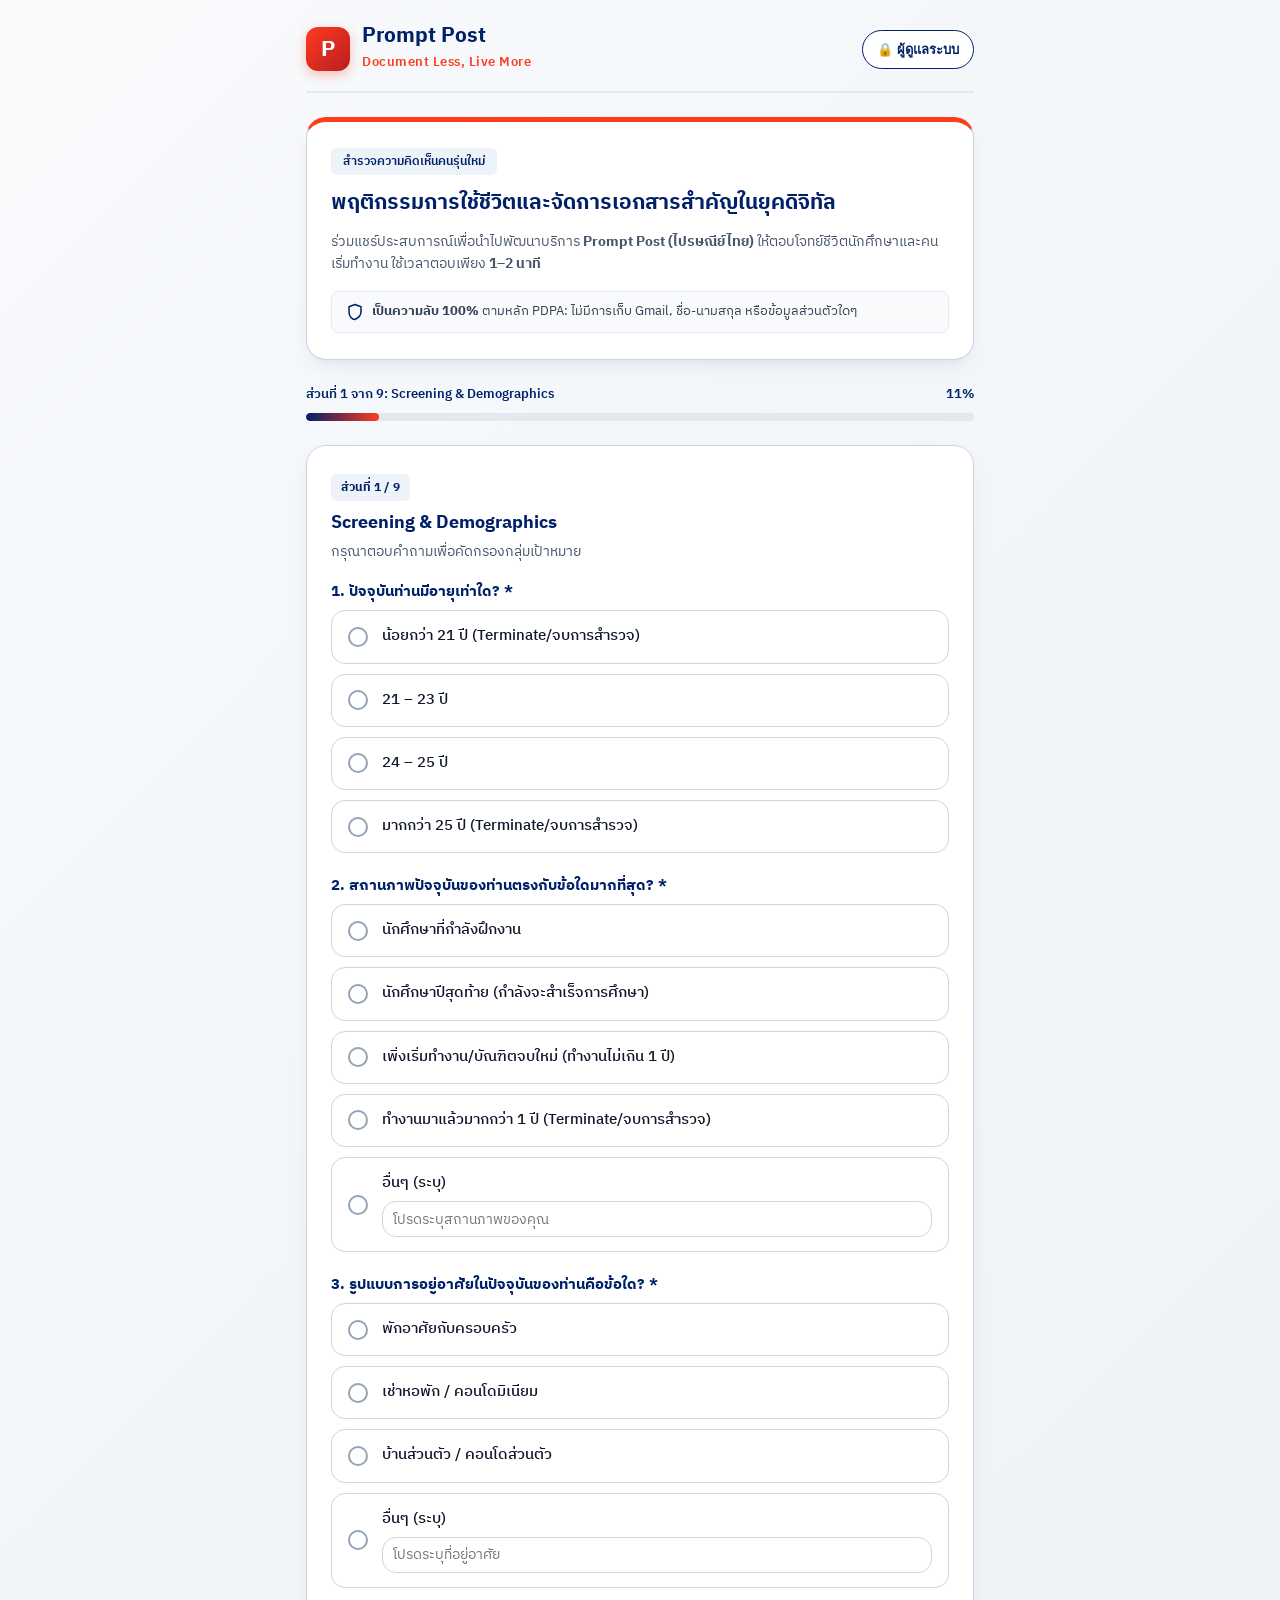
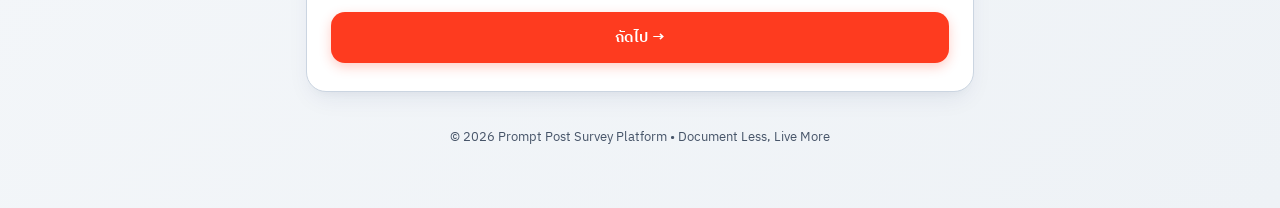
<file: promptpost-final/index.html>
<!DOCTYPE html>
<html lang="th">
<head>
  <meta charset="UTF-8">
  <meta name="viewport" content="width=device-width, initial-scale=1.0">
  <title>แบบสอบถามพฤติกรรมการจัดการเอกสารคนรุ่นใหม่ | Prompt Post</title>
  <link rel="stylesheet" href="css/style.css">
  <link rel="icon" href="data:image/svg+xml,<svg xmlns='http://www.w3.org/2000/svg' viewBox='0 0 100 100'><text y='.9em' font-size='90'>📮</text></svg>">
</head>
<body>

  <div class="container">
    <!-- Header with Prompt Post Branding & Admin Access on Top-Right -->
    <header class="brand-header">
      <div class="brand-logo-wrap">
        <div class="logo-badge">P</div>
        <div class="brand-title">
          <h1>Prompt Post</h1>
          <span>Document Less, Live More</span>
        </div>
      </div>
      <button type="button" class="admin-top-btn" onclick="openAdminModal()">
        <span>🔒 ผู้ดูแลระบบ</span>
      </button>
    </header>

    <!-- Introductory Hero Section -->
    <div class="hero-card" id="hero-banner">
      <span class="hero-tag">สำรวจความคิดเห็นคนรุ่นใหม่</span>
      <h2>พฤติกรรมการใช้ชีวิตและจัดการเอกสารสำคัญในยุคดิจิทัล</h2>
      <p>ร่วมแชร์ประสบการณ์เพื่อนำไปพัฒนาบริการ <strong>Prompt Post (ไปรษณีย์ไทย)</strong> ให้ตอบโจทย์ชีวิตนักศึกษาและคนเริ่มทำงาน ใช้เวลาตอบเพียง <strong>1–2 นาที</strong></p>
      <div class="privacy-notice">
        <svg width="18" height="18" viewBox="0 0 24 24" fill="none" stroke="currentColor" stroke-width="2" stroke-linecap="round" stroke-linejoin="round">
          <path d="M12 22s8-4 8-10V5l-8-3-8 3v7c0 6 4 10 8 10z"></path>
        </svg>
        <span><strong>เป็นความลับ 100%</strong> ตามหลัก PDPA: ไม่มีการเก็บ Gmail, ชื่อ-นามสกุล หรือข้อมูลส่วนตัวใดๆ</span>
      </div>
    </div>

    <!-- Progress Tracker -->
    <div class="progress-wrapper" id="progress-wrapper">
      <div class="progress-info">
        <span id="step-label">ส่วนที่ 1 จาก 9: Screening & Demographics</span>
        <span id="step-percent">11%</span>
      </div>
      <div class="progress-bar-bg">
        <div class="progress-bar-fill" id="progress-bar"></div>
      </div>
    </div>

    <!-- Survey Form Container -->
    <form id="survey-form">

      <!-- ==========================================
           ส่วนที่ 1: Screening & Demographics
           ========================================== -->
      <div class="card survey-step" data-step="1">
        <span class="q-badge">ส่วนที่ 1 / 9</span>
        <h3 class="q-title">Screening & Demographics</h3>
        <p class="q-subtitle">กรุณาตอบคำถามเพื่อคัดกรองกลุ่มเป้าหมาย</p>

        <!-- ข้อ 1.1 อายุ -->
        <div style="margin-bottom: 22px;">
          <p class="q-title" style="font-size: 15px; margin-bottom: 8px;">1. ปัจจุบันท่านมีอายุเท่าใด? *</p>
          <div class="options-list" data-name="ageGroup" data-required="true">
            <div class="option-item" onclick="selectSingle(this)" data-terminate="true">
              <div class="option-radio"></div>
              <div class="option-text">น้อยกว่า 21 ปี (Terminate/จบการสำรวจ)</div>
            </div>
            <div class="option-item" onclick="selectSingle(this)">
              <div class="option-radio"></div>
              <div class="option-text">21 – 23 ปี</div>
            </div>
            <div class="option-item" onclick="selectSingle(this)">
              <div class="option-radio"></div>
              <div class="option-text">24 – 25 ปี</div>
            </div>
            <div class="option-item" onclick="selectSingle(this)" data-terminate="true">
              <div class="option-radio"></div>
              <div class="option-text">มากกว่า 25 ปี (Terminate/จบการสำรวจ)</div>
            </div>
          </div>
        </div>

        <!-- ข้อ 1.2 สถานภาพ -->
        <div style="margin-bottom: 22px;">
          <p class="q-title" style="font-size: 15px; margin-bottom: 8px;">2. สถานภาพปัจจุบันของท่านตรงกับข้อใดมากที่สุด? *</p>
          <div class="options-list" data-name="status" data-required="true">
            <div class="option-item" onclick="selectSingle(this)">
              <div class="option-radio"></div>
              <div class="option-text">นักศึกษาที่กำลังฝึกงาน</div>
            </div>
            <div class="option-item" onclick="selectSingle(this)">
              <div class="option-radio"></div>
              <div class="option-text">นักศึกษาปีสุดท้าย (กำลังจะสำเร็จการศึกษา)</div>
            </div>
            <div class="option-item" onclick="selectSingle(this)">
              <div class="option-radio"></div>
              <div class="option-text">เพิ่งเริ่มทำงาน/บัณฑิตจบใหม่ (ทำงานไม่เกิน 1 ปี)</div>
            </div>
            <div class="option-item" onclick="selectSingle(this)" data-terminate="true">
              <div class="option-radio"></div>
              <div class="option-text">ทำงานมาแล้วมากกว่า 1 ปี (Terminate/จบการสำรวจ)</div>
            </div>
            <div class="option-item" onclick="selectSingle(this, true)">
              <div class="option-radio"></div>
              <div style="flex-grow:1;">
                <div class="option-text">อื่นๆ (ระบุ)</div>
                <input type="text" class="custom-textarea" style="min-height:36px; height:36px; padding:6px 10px; margin-top:6px;" id="status-other" placeholder="โปรดระบุสถานภาพของคุณ" onclick="event.stopPropagation()">
              </div>
            </div>
          </div>
        </div>

        <!-- ข้อ 1.3 รูปแบบการอยู่อาศัย -->
        <div>
          <p class="q-title" style="font-size: 15px; margin-bottom: 8px;">3. รูปแบบการอยู่อาศัยในปัจจุบันของท่านคือข้อใด? *</p>
          <div class="options-list" data-name="livingType" data-required="true">
            <div class="option-item" onclick="selectSingle(this)">
              <div class="option-radio"></div>
              <div class="option-text">พักอาศัยกับครอบครัว</div>
            </div>
            <div class="option-item" onclick="selectSingle(this)">
              <div class="option-radio"></div>
              <div class="option-text">เช่าหอพัก / คอนโดมิเนียม</div>
            </div>
            <div class="option-item" onclick="selectSingle(this)">
              <div class="option-radio"></div>
              <div class="option-text">บ้านส่วนตัว / คอนโดส่วนตัว</div>
            </div>
            <div class="option-item" onclick="selectSingle(this, true)">
              <div class="option-radio"></div>
              <div style="flex-grow:1;">
                <div class="option-text">อื่นๆ (ระบุ)</div>
                <input type="text" class="custom-textarea" style="min-height:36px; height:36px; padding:6px 10px; margin-top:6px;" id="living-other" placeholder="โปรดระบุที่อยู่อาศัย" onclick="event.stopPropagation()">
              </div>
            </div>
          </div>
        </div>

        <div class="step-actions">
          <button type="button" class="btn btn-primary" onclick="handleStep1Next()">ถัดไป &rarr;</button>
        </div>
      </div>


      <!-- ==========================================
           ส่วนที่ 2: Behavior & Pain Points
           ========================================== -->
      <div class="card survey-step" data-step="2" style="display: none;">
        <span class="q-badge">ส่วนที่ 2 / 9</span>
        <h3 class="q-title">Behavior & Pain Points</h3>
        <p class="q-subtitle">สำรวจพฤติกรรมและความยุ่งยากเดิมจากการจัดการเอกสาร</p>

        <!-- ข้อ 2.1 -->
        <div style="margin-bottom: 22px;">
          <p class="q-title" style="font-size: 15px; margin-bottom: 6px;">1. ในช่วงสมัครงาน หรือเริ่มต้นทำงาน ท่านพบความยุ่งยากในการจัดการ "เอกสารประเภทใด" มากที่สุด? *</p>
          <p class="q-subtitle" style="margin-bottom: 10px;">(เลือกได้มากกว่า 1 ข้อ)</p>
          <div class="options-list" data-name="painDocs" data-type="multi" data-required="true">
            <div class="option-item" onclick="selectMultiple(this)">
              <div class="option-checkbox">&#10003;</div>
              <div class="option-text">เอกสารการศึกษา (เช่น Transcript, ใบคาดว่าจะจบ, ใบปริญญาบัตร)</div>
            </div>
            <div class="option-item" onclick="selectMultiple(this)">
              <div class="option-checkbox">&#10003;</div>
              <div class="option-text">เอกสารส่วนตัว/สัญญาเช่า (เช่น สำเนาบัตรประชาชน, ทะเบียนบ้าน, สัญญาเช่าหอ/คอนโด)</div>
            </div>
            <div class="option-item" onclick="selectMultiple(this)">
              <div class="option-checkbox">&#10003;</div>
              <div class="option-text">เอกสารการเงิน/บิลค่าใช้จ่าย (เช่น สลิปเงินเดือน, บิลค่าน้ำ/ค่าไฟ, สลิปโอนเงิน)</div>
            </div>
            <div class="option-item" onclick="selectMultiple(this)">
              <div class="option-checkbox">&#10003;</div>
              <div class="option-text">เอกสารการสมัครงานอื่นๆ (เช่น Resume, พอร์ตโฟลิโอ, ใบรับรองการฝึกงาน)</div>
            </div>
            <div class="option-item" onclick="selectMultiple(this)">
              <div class="option-checkbox">&#10003;</div>
              <div style="flex-grow:1;">
                <div class="option-text">อื่นๆ (ระบุ)</div>
                <input type="text" class="custom-textarea" style="min-height:36px; height:36px; padding:6px 10px; margin-top:6px;" id="pain-other" placeholder="โปรดระบุเอกสารอื่นๆ" onclick="event.stopPropagation()">
              </div>
            </div>
          </div>
        </div>

        <!-- ข้อ 2.2 -->
        <div style="margin-bottom: 22px;">
          <p class="q-title" style="font-size: 15px; margin-bottom: 8px;">2. ท่านเคยประสบปัญหาเอกสารสำคัญสูญหาย หรือค้นหาไม่พบเมื่อต้องนำมาใช้งานด่วนหรือไม่ อย่างไร? *</p>
          <div class="options-list" data-name="lostDocExp" data-required="true">
            <div class="option-item" onclick="selectSingle(this)">
              <div class="option-radio"></div>
              <div class="option-text">ไม่เคยประสบปัญหา</div>
            </div>
            <div class="option-item" onclick="selectSingle(this)">
              <div class="option-radio"></div>
              <div style="flex-grow:1;">
                <div class="option-text">เคยประสบปัญหา</div>
                <input type="text" class="custom-textarea" style="min-height:36px; height:36px; padding:6px 10px; margin-top:6px;" id="lost-doc-detail" placeholder="โปรดระบุเหตุการณ์ เช่น หา Transcript ไม่เจอตอนสัมภาษณ์งาน / ลืมสัญญาเช่า" onclick="event.stopPropagation()">
              </div>
            </div>
          </div>
        </div>

        <!-- ข้อ 2.3 -->
        <div style="margin-bottom: 22px;">
          <p class="q-title" style="font-size: 15px; margin-bottom: 8px;">3. โดยเฉลี่ยแล้ว ท่านต้องเสียเวลาไปกับการ "ขอเอกสารใหม่ / ปริ้นท์ / สแกนเอกสารซ้ำๆ" มากน้อยเพียงใด? *</p>
          <div class="options-list" data-name="wasteTime" data-required="true">
            <div class="option-item" onclick="selectSingle(this)">
              <div class="option-radio"></div>
              <div class="option-text">น้อยกว่า 30 นาที / เดือน</div>
            </div>
            <div class="option-item" onclick="selectSingle(this)">
              <div class="option-radio"></div>
              <div class="option-text">1 – 2 ชั่วโมง / เดือน</div>
            </div>
            <div class="option-item" onclick="selectSingle(this)">
              <div class="option-radio"></div>
              <div class="option-text">มากกว่า 2 ชั่วโมง / เดือน</div>
            </div>
          </div>
        </div>

        <!-- ข้อ 2.4 -->
        <div>
          <p class="q-title" style="font-size: 15px; margin-bottom: 8px;">4. โดยเฉลี่ยแล้ว ท่านต้องเสียค่าธรรมเนียมไปกับการ "ขอเอกสารใหม่ / ปริ้นท์ / สแกนเอกสารซ้ำๆ" มากน้อยเพียงใด? *</p>
          <div class="options-list" data-name="wasteMoney" data-required="true">
            <div class="option-item" onclick="selectSingle(this)">
              <div class="option-radio"></div>
              <div class="option-text">น้อยกว่า 100 บาท / เดือน</div>
            </div>
            <div class="option-item" onclick="selectSingle(this)">
              <div class="option-radio"></div>
              <div class="option-text">100 – 300 บาท / เดือน</div>
            </div>
            <div class="option-item" onclick="selectSingle(this)">
              <div class="option-radio"></div>
              <div class="option-text">มากกว่า 300 บาท / เดือน</div>
            </div>
          </div>
        </div>

        <div class="step-actions">
          <button type="button" class="btn btn-secondary" onclick="prevStep(2)">&larr; ย้อนกลับ</button>
          <button type="button" class="btn btn-primary" onclick="nextStep(2)">ถัดไป &rarr;</button>
        </div>
      </div>


      <!-- ==========================================
           ส่วนที่ 3: Hybrid Use Case & Value Proposition
           ========================================== -->
      <div class="card survey-step" data-step="3" style="display: none;">
        <span class="q-badge">ส่วนที่ 3 / 9</span>
        <h3 class="q-title">Hybrid Use Case & Value Proposition</h3>
        <p class="q-subtitle">วัดความสนใจในการใช้งานแอปพลิเคชัน</p>

        <!-- ข้อ 3.1 -->
        <div style="margin-bottom: 22px;">
          <p class="q-title" style="font-size: 15px; margin-bottom: 8px;">1. หากมีแอปพลิเคชันที่สามารถช่วยจัดการและส่งต่อเอกสารสำคัญ (เช่น Transcript, เอกสารฝึกงาน ฯลฯ ) ครบจบในที่เดียว และสามารถตรวจสอบความถูกต้องของเอกสารได้ทันที ท่านมีความต้องการให้มีฟีเจอร์ใดบ้างในแอปพลิเคชันนี้? *</p>
          <div class="options-list" data-name="hybridFeatureInterest" data-type="multi" data-required="true">
            <div class="option-item" onclick="selectMultiple(this)">
              <div class="option-radio"></div>
              <div>
                <div class="option-text">รับ–ส่งเอกสารออนไลน์อย่างปลอดภัย</div>
                <div class="option-desc">ส่งเอกสารผ่านระบบออนไลน์ได้ง่ายและปลอดภัย หากผู้รับไม่เปิดอ่านภายในเวลาที่กำหนด ระบบสามารถพิมพ์เอกสารและส่งทางไปรษณีย์ให้อัตโนมัติ</div>
              </div>
            </div>
            <div class="option-item" onclick="selectMultiple(this)">
              <div class="option-radio"></div>
              <div>
                <div class="option-text">เซ็นเอกสารออนไลน์ได้อย่างถูกต้องและน่าเชื่อถือ</div>
                <div class="option-desc">สามารถเซ็นชื่อและประทับตราเอกสารแบบดิจิทัล พร้อมบันทึกวันและเวลาการเซ็น เพื่อช่วยยืนยันว่าเอกสารมีการลงนามจริงและสามารถตรวจสอบย้อนหลังได้</div>
              </div>
            </div>
            <div class="option-item" onclick="selectMultiple(this)">
              <div class="option-radio"></div>
              <div>
                <div class="option-text">กระเป๋าเก็บเอกสารดิจิทัล</div>
                <div class="option-desc">เก็บเอกสารสำคัญไว้ในรูปแบบดิจิทัล และสามารถตรวจสอบความถูกต้องของเอกสารได้ทันที โดยยืนยันตัวตนผ่าน ThaID</div>
              </div>
            </div>
            <div class="option-item" onclick="selectMultiple(this)">
              <div class="option-radio"></div>
              <div>
                <div class="option-text">เก็บเอกสารและจ่ายเงินได้ในแอปเดียว</div>
                <div class="option-desc">มีพื้นที่เก็บเอกสารออนไลน์ที่จัดเป็นหมวดหมู่ ช่วยให้ค้นหาเอกสารได้ง่าย พร้อมทั้งสามารถรับแจ้งหนี้และชำระค่าธรรมเนียมออนไลน์ ได้ภายในแอปเดียว</div>
              </div>
            </div>
            <div class="option-item" onclick="selectMultiple(this)">
              <div class="option-radio"></div>
              <div>
                <div class="option-text">โหวตออนไลน์และส่งความรู้สึกดี ๆ ผ่านโปสการ์ด</div>
                <div class="option-desc">สามารถร่วมโหวตผ่านระบบออนไลน์ที่ตรวจสอบได้ และยังสามารถส่งโปสการ์ดออนไลน์ เพื่อส่งคำอวยพรหรือความรู้สึกดี ๆ ให้คนอื่นในเทศกาลต่าง ๆ ได้</div>
              </div>
            </div>
          </div>
        </div>

        <!-- ข้อ 3.2 -->
        <div style="margin-bottom: 22px;">
          <p class="q-title" style="font-size: 15px; margin-bottom: 8px;">2. "เหตุผลสำคัญที่สุด" ที่จะทำให้ท่านตัดสินใจเปิดใช้งานแอปพลิเคชันนี้เป็นครั้งแรก? *</p>
          <div class="options-list" data-name="triggerReason" data-required="true">
            <div class="option-item" onclick="selectMultiple(this)">
              <div class="option-radio"></div>
              <div class="option-text">ความสะดวก — จัดการเอกสารและบริการต่าง ๆ ได้ในแอปเดียว</div>
            </div>
            <div class="option-item" onclick="selectMultiple(this)">
              <div class="option-radio"></div>
              <div class="option-text">ประหยัดเวลา — ไม่ต้องเดินทางหรือจัดการเอกสารด้วยตัวเอง</div>
            </div>
            <div class="option-item" onclick="selectMultiple(this)">
              <div class="option-radio"></div>
              <div class="option-text">ความปลอดภัย — มั่นใจว่าเอกสารสำคัญไม่สูญหายและไม่ถูกปลอมแปลง</div>
            </div>
            <div class="option-item" onclick="selectMultiple(this)">
              <div class="option-radio"></div>
              <div class="option-text">ความน่าเชื่อถือ — ส่งต่อเอกสารทางการได้ทันที โดยมีระบบรับรองความถูกต้องที่ปลอดภัย</div>
            </div>
            <div class="option-item" onclick="selectMultiple(this)">
              <div class="option-radio"></div>
              <div class="option-text">ลดการใช้กระดาษ — รับ–ส่งเอกสารในรูปแบบดิจิทัล</div>
            </div>
            <div class="option-item" onclick="selectMultiple(this)">
              <div class="option-radio"></div>
              <div class="option-text">ลดค่าใช้จ่าย — ลดค่าเดินทางและค่าใช้จ่ายในการจัดการเอกสาร</div>
            </div>
            <div class="option-item" onclick="selectMultiple(this)">
              <div class="option-radio"></div>
              <div class="option-text">ยังไม่มีความจำเป็นต้องใช้งาน</div>
            </div>
            <div class="option-item" onclick="selectSingle(this, true)">
              <div class="option-radio"></div>
              <div style="flex-grow:1;">
                <div class="option-text">อื่นๆ (ระบุ)</div>
                <input type="text" class="custom-textarea" style="min-height:36px; height:36px; padding:6px 10px; margin-top:6px;" id="trigger-other" placeholder="โปรดระบุเหตุผลอื่นๆ" onclick="event.stopPropagation()">
              </div>
            </div>
          </div>
        </div>

        <!-- ข้อ 3.3 -->
        <div style="margin-bottom: 22px;">
          <p class="q-title" style="font-size: 15px; margin-bottom: 8px;">3. ท่านคาดว่าจะกลับมาใช้งานแอปพลิเคชั่นเมื่อใด? *</p>
          <div class="options-list" data-name="usageFrequency" data-required="true">
            <div class="option-item" onclick="selectMultiple(this)">
              <div class="option-radio"></div>
              <div class="option-text">เมื่อต้องทำธุรกรรมสำคัญ: เช่น สมัครงาน, ยื่นเอกสารการศึกษา, ทำเรื่องกับหน่วยงาน</div>
            </div>
            <div class="option-item" onclick="selectMultiple(this)">
              <div class="option-radio"></div>
              <div class="option-text">เมื่อมีเอกสารใหม่เข้ามา: เช่น สัญญาใหม่, บิลค่าใช้จ่าย, เอกสารทางการเงิน</div>
            </div>
            <div class="option-item" onclick="selectMultiple(this)">
              <div class="option-radio"></div>
              <div class="option-text">ใช้งานประจำ: เพื่อจัดเก็บและอัปเดตเอกสารส่วนตัวอยู่เสมอ</div>
            </div>
            <div class="option-item" onclick="selectMultiple(this)">
              <div class="option-radio"></div>
              <div class="option-text">ใช้นานๆ ครั้ง: เฉพาะเวลาที่จำเป็นจริงๆ</div>
            </div>
            <div class="option-item" onclick="selectSingle(this, true)">
              <div class="option-radio"></div>
              <div style="flex-grow:1;">
                <div class="option-text">อื่นๆ (ระบุ)</div>
                <input type="text" class="custom-textarea" style="min-height:36px; height:36px; padding:6px 10px; margin-top:6px;" id="usage-other" placeholder="โปรดระบุอื่นๆ" onclick="event.stopPropagation()">
              </div>
            </div>
          </div>
        </div>

        <!-- ข้อ 3.4 -->
        <div>
          <p class="q-title" style="font-size: 15px; margin-bottom: 8px;">4. หากแอปพลิเคชันนี้พร้อมใช้งาน ท่านมีแนวโน้มที่จะใช้เป็นประจำหรือไม่? *</p>
          <div class="options-list" data-name="regularUseIntent" data-required="true">
            <div class="option-item" onclick="selectMultiple(this)">
              <div class="option-radio"></div>
              <div class="option-text">ใช้อย่างแน่นอน</div>
            </div>
            <div class="option-item" onclick="selectMultiple(this)">
              <div class="option-radio"></div>
              <div class="option-text">มีแนวโน้มจะใช้</div>
            </div>
            <div class="option-item" onclick="selectMultiple(this)">
              <div class="option-radio"></div>
              <div class="option-text">ยังไม่แน่ใจ</div>
            </div>
            <div class="option-item" onclick="selectMultiple(this)">
              <div class="option-radio"></div>
              <div class="option-text">มีแนวโน้มจะไม่ใช้</div>
            </div>
            <div class="option-item" onclick="selectMultiple(this)">
              <div class="option-radio"></div>
              <div class="option-text">ไม่ใช้แน่นอน</div>
            </div>
          </div>
        </div>

        <div class="step-actions">
          <button type="button" class="btn btn-secondary" onclick="prevStep(3)">&larr; ย้อนกลับ</button>
          <button type="button" class="btn btn-primary" onclick="nextStep(3)">ถัดไป &rarr;</button>
        </div>
      </div>


      <!-- ==========================================
           ส่วนที่ 4: Pain to Solution Connection
           ========================================== -->
      <div class="card survey-step" data-step="4" style="display: none;">
        <span class="q-badge">ส่วนที่ 4 / 9</span>
        <h3 class="q-title">Pain to Solution Connection</h3>
        <p class="q-subtitle">การตอบโจทย์ปัญหาของผู้ใช้งาน</p>
        
        <p class="q-title" style="font-size: 15px; margin-bottom: 8px;">1. หากแอปพลิเคชันนี้สามารถแก้ปัญหาเรื่องเอกสารได้ทั้งหมด บริการนี้จะช่วยตอบโจทย์ในการใช้ชีวิตประจำวันของท่านในมิติใดมากที่สุด? *</p>
        
        <div class="options-list" data-name="lifeDimension" data-required="true">
          <div class="option-item" onclick="selectMultiple(this)">
            <div class="option-radio"></div>
            <div>
              <div class="option-text">Live Faster: สะดวก รวดเร็ว ทุกธุรกรรมจบได้ ในไม่กี่ขั้นตอน</div>
            </div>
          </div>
          <div class="option-item" onclick="selectMultiple(this)">
            <div class="option-radio"></div>
            <div>
              <div class="option-text">Live Smarter: ยกระดับคุณภาพชีวิตด้วยนวัตกรรมที่ทันสมัย</div>
            </div>
          </div>
          <div class="option-item" onclick="selectMultiple(this)">
            <div class="option-radio"></div>
            <div>
              <div class="option-text">Live Safer: ปลอดภัยในทุกการทําธุรกรรม</div>
            </div>
          </div>
          <div class="option-item" onclick="selectMultiple(this)">
            <div class="option-radio"></div>
            <div>
              <div class="option-text">Live Greener: ลดการใช้ทรัพยากรกระดาษ เพื่อโลกที่ยั่งยืน</div>
            </div>
          </div>
          <div class="option-item" onclick="selectMultiple(this)">
            <div class="option-radio"></div>
            <div>
              <div class="option-text">Live Happier: สร้างความสุขในทุกไลฟ์สไตล์ยุคดิจิทัล</div>
            </div>
          </div>
        </div>

        <div class="step-actions">
          <button type="button" class="btn btn-secondary" onclick="prevStep(4)">&larr; ย้อนกลับ</button>
          <button type="button" class="btn btn-primary" onclick="nextStep(4)">ถัดไป &rarr;</button>
        </div>
      </div>


      <!-- ==========================================
           ส่วนที่ 5: Target & Marketing Channels
           ========================================== -->
      <div class="card survey-step" data-step="5" style="display: none;">
        <span class="q-badge">ส่วนที่ 5 / 9</span>
        <h3 class="q-title">Target & Marketing Channels</h3>
        <p class="q-subtitle">พฤติกรรมและช่องทางการรับรู้สื่อ</p>
        
        <p class="q-title" style="font-size: 15px; margin-bottom: 6px;">1. ปกติคุณค้นหา หรือรับข้อมูลเกี่ยวกับแอปพลิเคชัน/เครื่องมือใหม่ๆ จากช่องทางใดบ่อยที่สุด? *</p>
        <p class="q-subtitle" style="margin-bottom: 12px;">(เลือกได้สูงสุด 2 ข้อ)</p>

        <div class="options-list" data-name="mediaChannels" data-type="multi" data-max="2" data-required="true">
          <div class="option-item" onclick="selectMultiple(this, 2)">
            <div class="option-checkbox">&#10003;</div>
            <div class="option-text">Facebook</div>
          </div>
          <div class="option-item" onclick="selectMultiple(this, 2)">
            <div class="option-checkbox">&#10003;</div>
            <div class="option-text">Instagram</div>
          </div>
          <div class="option-item" onclick="selectMultiple(this, 2)">
            <div class="option-checkbox">&#10003;</div>
            <div class="option-text">TikTok</div>
          </div>
          <div class="option-item" onclick="selectMultiple(this, 2)">
            <div class="option-checkbox">&#10003;</div>
            <div class="option-text">YouTube Shorts</div>
          </div>
          <div class="option-item" onclick="selectMultiple(this, 2)">
            <div class="option-checkbox">&#10003;</div>
            <div class="option-text">X (Twitter)</div>
          </div>
          <div class="option-item" onclick="selectMultiple(this, 2)">
            <div class="option-checkbox">&#10003;</div>
            <div class="option-text">การค้นหาบน Google / บล็อกรีวิว</div>
          </div>
          <div class="option-item" onclick="selectMultiple(this, 2)">
            <div class="option-checkbox">&#10003;</div>
            <div class="option-text">คำแนะนำจากเพื่อน / คนรู้จัก</div>
          </div>
          <div class="option-item" onclick="selectMultiple(this, 2)">
            <div class="option-checkbox">&#10003;</div>
            <div style="flex-grow:1;">
              <div class="option-text">อื่นๆ (ระบุ)</div>
              <input type="text" class="custom-textarea" style="min-height:36px; height:36px; padding:6px 10px; margin-top:6px;" id="media-other" placeholder="โปรดระบุช่องทางอื่นๆ" onclick="event.stopPropagation()">
            </div>
          </div>
        </div>

        <div class="step-actions">
          <button type="button" class="btn btn-secondary" onclick="prevStep(5)">&larr; ย้อนกลับ</button>
          <button type="button" class="btn btn-primary" onclick="nextStep(5)">ถัดไป &rarr;</button>
        </div>
      </div>


      <!-- ==========================================
           ส่วนที่ 6: Conversion & Pricing Intent
           ========================================== -->
      <div class="card survey-step" data-step="6" style="display: none;">
        <span class="q-badge">ส่วนที่ 6 / 9</span>
        <h3 class="q-title">Conversion & Pricing Intent</h3>
        <p class="q-subtitle">โอกาสในการเปลี่ยนเป็นผู้ใช้งานจริง</p>
        
        <!-- ข้อ 6.1 -->
        <div style="margin-bottom: 22px;">
          <p class="q-title" style="font-size: 15px; margin-bottom: 8px;">1. อะไรคือปัจจัยสำคัญที่สุดที่จะทำให้คุณตัดสินใจ "ดาวน์โหลด" หรือ "ทดลองใช้" แอปพลิเคชันนี้? *</p>
          <div class="options-list" data-name="downloadFactor" data-required="true">
            <div class="option-item" onclick="selectMultiple(this)">
              <div class="option-radio"></div>
              <div class="option-text">มีเวอร์ชั่นให้ทดลองใช้งานฟรี (Free Trial)</div>
            </div>
            <div class="option-item" onclick="selectMultiple(this)">
              <div class="option-radio"></div>
              <div class="option-text">แอปช่วยแก้ปัญหาที่ฉันพบได้จริง</div>
            </div>
            <div class="option-item" onclick="selectMultiple(this)">
              <div class="option-radio"></div>
              <div class="option-text">ช่วยประหยัดเวลาในการจัดการเอกสารหรือข้อมูล</div>
            </div>
            <div class="option-item" onclick="selectMultiple(this)">
              <div class="option-radio"></div>
              <div class="option-text">มั่นใจในความปลอดภัยและความเป็นส่วนตัวของข้อมูล</div>
            </div>
            <div class="option-item" onclick="selectMultiple(this)">
              <div class="option-radio"></div>
              <div class="option-text">มีฟังก์ชันที่แตกต่างจากแอปอื่น</div>
            </div>
            <div class="option-item" onclick="selectMultiple(this)">
              <div class="option-radio"></div>
              <div class="option-text">มีรีวิวหรือคะแนนการันตีจากผู้ใช้งานจริง</div>
            </div>
            <div class="option-item" onclick="selectMultiple(this)">
              <div class="option-radio"></div>
              <div class="option-text">หน้าตาแอป (UI) ใช้งานง่าย ไม่ซับซ้อน</div>
            </div>
            <div class="option-item" onclick="selectMultiple(this)">
              <div class="option-radio"></div>
              <div class="option-text">มีโปรโมชันส่วนลดพิเศษช่วงเปิดตัว</div>
            </div>
            <div class="option-item" onclick="selectSingle(this, true)">
              <div class="option-radio"></div>
              <div style="flex-grow:1;">
                <div class="option-text">อื่นๆ (ระบุ)</div>
                <input type="text" class="custom-textarea" style="min-height:36px; height:36px; padding:6px 10px; margin-top:6px;" id="factor-other" placeholder="โปรดระบุปัจจัยอื่นๆ" onclick="event.stopPropagation()">
              </div>
            </div>
          </div>
        </div>

        <!-- ข้อ 6.2 -->
        <div>
          <p class="q-title" style="font-size: 15px; margin-bottom: 8px;">2. หากแอปพลิเคชันนี้มีฟีเจอร์ที่ช่วยแก้ปัญหาข้างต้นได้จริง คุณยินดีจ่ายค่าบริการรูปแบบใด? *</p>
          <div class="options-list" data-name="pricingModel" data-required="true">
            <div class="option-item" onclick="selectMultiple(this)">
              <div class="option-radio"></div>
              <div class="option-text">ใช้งานฟรี (ยอมดูโฆษณา)</div>
            </div>
            <div class="option-item" onclick="selectMultiple(this)">
              <div class="option-radio"></div>
              <div class="option-text">จ่ายรายเดือน (ราคาประหยัด)</div>
            </div>
            <div class="option-item" onclick="selectMultiple(this)">
              <div class="option-radio"></div>
              <div class="option-text">จ่ายรายปี (คุ้มค่ากว่า)</div>
            </div>
            <div class="option-item" onclick="selectMultiple(this)">
              <div class="option-radio"></div>
              <div class="option-text">ซื้อขาดครั้งเดียว (Lifetime Access)</div>
            </div>
            <div class="option-item" onclick="selectSingle(this, true)">
              <div class="option-radio"></div>
              <div style="flex-grow:1;">
                <div class="option-text">อื่นๆ (ระบุ)</div>
                <input type="text" class="custom-textarea" style="min-height:36px; height:36px; padding:6px 10px; margin-top:6px;" id="pricing-other" placeholder="โปรดระบุรูปแบบอื่นๆ" onclick="event.stopPropagation()">
              </div>
            </div>
          </div>
        </div>

        <div class="step-actions">
          <button type="button" class="btn btn-secondary" onclick="prevStep(6)">&larr; ย้อนกลับ</button>
          <button type="button" class="btn btn-primary" onclick="nextStep(6)">ถัดไป &rarr;</button>
        </div>
      </div>


      <!-- ==========================================
           ส่วนที่ 7: Brand Awareness
           ========================================== -->
      <div class="card survey-step" data-step="7" style="display: none;">
        <span class="q-badge">ส่วนที่ 7 / 9</span>
        <h3 class="q-title">Brand Awareness</h3>
        <p class="q-subtitle">แนะนำแอปพลิเคชันและวัดการรับรู้แบรนด์</p>
        
        <div class="feature-box" style="flex-direction: column; gap: 8px;">
          <h4 style="color: var(--deep-navy); font-size: 15.5px; margin-bottom: 4px;">📮 Prompt Post</h4>
          <p style="font-size: 13.5px; color: #334155; margin-bottom: 8px;">
            แอปพลิเคชันที่จะมาช่วย <strong>จัดการเอกสารของคุณ</strong> ด้วยฟีเจอร์หลักที่จะช่วยให้ชีวิตคุณง่ายขึ้น ดังนี้:
          </p>
          <ol style="padding-left: 20px; font-size: 13px; color: #334155; display: flex; flex-direction: column; gap: 6px;">
            <li><strong>Digital Postbox:</strong> ตู้จดหมายดิจิทัลประจำตัว จัดเก็บเอกสารการศึกษา ใบเสร็จ บิลค่าใช้จ่าย และเอกสารราชการไว้บนคลาวด์ ย้ายหอพักกี่ครั้งเอกสารก็ไม่สูญหาย</li>
            <li><strong>VC Prompt Pass:</strong> ทรานสคริปต์ดิจิทัลและเอกสารสำคัญที่ตรวจสอบความถูกต้องได้ทันที ปลอมแปลงไม่ได้ ส่งสมัครงานออนไลน์ได้ในคลิกเดียว</li>
            <li><strong>Trusted e-Signature:</strong> ลงลายมือชื่อดิจิทัลและเซ็นสัญญาเช่า/สัญญาจ้างที่มีผลตามกฎหมาย จบบนสมาร์ตโฟนทันที</li>
            <li><strong>Storage & Payment - Digital Safebox:</strong> จัดเก็บเอกสารแยกหมวดหมู่บนคลาวด์ที่ปลอดภัย และระบบ e-Payment บริการแจ้งหนี้และชำระค่าธรรมเนียมเบ็ดเสร็จในแอปเดียว</li>
            <li><strong>Lifestyle Services:</strong> ร่วมกิจกรรมโหวตอย่างโปร่งใส ตรวจสอบได้ผ่าน E-Vote และบริการส่งมอบความรู้สึกดีๆ ทุกเทศกาลด้วยระบบ Postcard Online</li>
          </ol>
        </div>

        <p class="q-title" style="font-size: 15px; margin-bottom: 8px;">1. คุณเคยเห็นหรือเคยยินชื่อแอปพลิเคชัน Prompt Post มาก่อนหรือไม่? *</p>
        
        <div class="options-list" data-name="brandAwareness" data-required="true">
          <div class="option-item" onclick="selectMultiple(this)">
            <div class="option-radio"></div>
            <div class="option-text">เคยใช้งานอยู่ปัจจุบัน</div>
          </div>
          <div class="option-item" onclick="selectMultiple(this)">
            <div class="option-radio"></div>
            <div class="option-text">เคยเห็น/เคยยินชื่อ แต่ยังไม่เคยใช้งาน</div>
          </div>
          <div class="option-item" onclick="selectMultiple(this)">
            <div class="option-radio"></div>
            <div class="option-text">ไม่เคยเห็น/ไม่เคยได้ยินมาก่อน</div>
          </div>
        </div>

        <div class="step-actions">
          <button type="button" class="btn btn-secondary" onclick="prevStep(7)">&larr; ย้อนกลับ</button>
          <button type="button" class="btn btn-primary" onclick="nextStep(7)">ถัดไป &rarr;</button>
        </div>
      </div>


      <!-- ==========================================
           ส่วนที่ 8: Value & Pain Point Relief
           ========================================== -->
      <div class="card survey-step" data-step="8" style="display: none;">
        <span class="q-badge">ส่วนที่ 8 / 9</span>
        <h3 class="q-title">Value & Pain Point Relief</h3>
        <p class="q-subtitle">ประเมินความสนใจและคุณค่าในการแก้ไขปัญหา</p>
        
        <p class="q-title" style="font-size: 15px; margin-bottom: 8px;">1. คุณคิดว่าฟีเจอร์ของ Prompt Post สามารถช่วยตอบโจทย์ หรือแก้ปัญหาในชีวิตประจำวันของคุณได้มากน้อยเพียงใด? *</p>
        
        <div class="options-list" data-name="valueRelief" data-required="true">
          <div class="option-item" onclick="selectMultiple(this)">
            <div class="option-radio"></div>
            <div class="option-text">ช่วยได้มากที่สุด (ตรงกับปัญหาที่พบอยู่พอดี)</div>
          </div>
          <div class="option-item" onclick="selectMultiple(this)">
            <div class="option-radio"></div>
            <div class="option-text">ช่วยได้ปานกลาง</div>
          </div>
          <div class="option-item" onclick="selectMultiple(this)">
            <div class="option-radio"></div>
            <div class="option-text">ยังไม่ค่อยจำเป็นสำหรับฉันเท่าไร</div>
          </div>
        </div>

        <div class="step-actions">
          <button type="button" class="btn btn-secondary" onclick="prevStep(8)">&larr; ย้อนกลับ</button>
          <button type="button" class="btn btn-primary" onclick="nextStep(8)">ถัดไป &rarr;</button>
        </div>
      </div>


      <!-- ==========================================
           ส่วนที่ 9: Actionable Feedback
           ========================================== -->
      <div class="card survey-step" data-step="9" style="display: none;">
        <span class="q-badge">ส่วนที่ 9 / 9 (ข้อสุดท้าย)</span>
        <h3 class="q-title">Actionable Feedback (การพัฒนาต่อ)</h3>
        
        <p class="q-title" style="font-size: 15px; margin-bottom: 6px;">1. หากคุณตัดสินใจทดลองใช้แอปนี้ หรือหากอยากให้แอปนี้ตอบโจทย์ชีวิตคุณได้ดียิ่งขึ้น คุณอยากให้มีฟีเจอร์อะไรเพิ่มเติม หรือมีความกังวลในเรื่องใดมากที่สุด?</p>
        <p class="q-subtitle" style="margin-bottom: 12px;">(คำตอบของคุณมีค่ามากสำหรับการพัฒนาแอปพลิเคชันให้ดียิ่งขึ้น)</p>
        
        <textarea class="custom-textarea" id="actionable-feedback" placeholder="พิมพ์ข้อเสนอแนะ หรือข้อกังวลที่คุณอยากบอกทีมงานได้ที่นี่..." style="min-height: 120px;"></textarea>

        <div class="step-actions">
          <button type="button" class="btn btn-secondary" onclick="prevStep(9)">&larr; ย้อนกลับ</button>
          <button type="button" class="btn btn-primary" id="btn-submit" onclick="submitSurvey()">
            <span>ส่งคำตอบแบบสอบถาม</span> &#10003;
          </button>
        </div>
      </div>

    </form>

    <!-- TERMINATE SCREEN (เมื่อไม่ผ่าน Screening) -->
    <div class="card success-card" id="terminate-screen" style="display: none;">
      <div class="success-icon" style="background: #FEE2E2; color: #DC2626;">&#10005;</div>
      <h3>ขอขอบคุณสำหรับความสนใจของท่าน</h3>
      <p>เนื่องจากแบบสำรวจวิจัยนี้จัดทำขึ้นโดยกำหนดกลุ่มเป้าหมายเฉพาะสำหรับ <strong>นิสิตนักศึกษาและบัณฑิตจบใหม่ (อายุ 21 – 25 ปี)</strong> จึงขอสิ้นสุดการสำรวจเพียงเท่านี้</p>
    </div>

    <!-- SUCCESS SCREEN (คำขอบคุณแบบสะอาดตาตามที่ผู้ใช้กำหนด) -->
    <div class="card success-card" id="success-screen" style="display: none;">
      <div class="success-icon">&#10003;</div>
      <h3>ขอบคุณสำหรับความคิดเห็นของคุณ!</h3>
      <p>ข้อมูลของคุณช่วยเป็นพลังสำคัญในการออกแบบและพัฒนาบริการ <strong>Prompt Post</strong> เพื่อตอบโจทย์คนรุ่นใหม่อย่างแท้จริง</p>
    </div>

    <!-- Footer -->
    <footer style="text-align: center; margin-top: 36px; font-size: 12.5px; color: var(--text-muted);">
      <p>&copy; 2026 Prompt Post Survey Platform &bull; Document Less, Live More</p>
    </footer>

  </div>

  <!-- ADMIN LOGIN MODAL FROM TOP-RIGHT BUTTON -->
  <div class="modal-overlay" id="top-admin-modal">
    <div class="modal-card">
      <div style="display: flex; justify-content: space-between; align-items: center; margin-bottom: 12px;">
        <h3 style="margin-bottom: 0;">🔒 เข้าสู่ระบบผู้ดูแลระบบ (Admin)</h3>
        <span onclick="closeAdminModal()" style="cursor: pointer; font-size: 20px; color: #94A3B8;">&times;</span>
      </div>
      <p style="font-size: 13.5px; color: var(--text-muted); margin-bottom: 16px;">
        กรุณากรอกรหัสผ่านเพื่อเข้าดูหน้า Dashboard สรุปผลวิเคราะห์สถิติ
      </p>
      
      <form onsubmit="handleTopAdminSubmit(event)">
        <input type="password" id="top-admin-pass" class="modal-input" placeholder="กรอกรหัสผ่าน..." style="text-align: center; font-size: 16px; letter-spacing: 2px;" required autofocus>
        <div id="top-admin-error" style="color: #EF4444; font-size: 13px; margin-top: -10px; margin-bottom: 14px; display: none;">
          รหัสผ่านไม่ถูกต้อง กรุณาลองใหม่อีกครั้ง
        </div>
        <div style="display: flex; gap: 10px; justify-content: flex-end;">
          <button type="button" class="btn btn-secondary" onclick="closeAdminModal()">ยกเลิก</button>
          <button type="submit" class="btn btn-primary">เข้าสู่ระบบ &rarr;</button>
        </div>
      </form>
    </div>
  </div>

  <script src="js/config.js"></script>
  <script src="js/survey.js"></script>
  <script>
    function openAdminModal() {
      document.getElementById('top-admin-modal').style.display = 'flex';
      document.getElementById('top-admin-pass').value = '';
      document.getElementById('top-admin-error').style.display = 'none';
      setTimeout(() => document.getElementById('top-admin-pass').focus(), 100);
    }
    function closeAdminModal() {
      document.getElementById('top-admin-modal').style.display = 'none';
    }
    function handleTopAdminSubmit(e) {
      e.preventDefault();
      const val = document.getElementById('top-admin-pass').value.trim();
      if (val === "0637941837") {
        sessionStorage.setItem("admin_auth", "true");
        window.location.href = "admin.html";
      } else {
        document.getElementById('top-admin-error').style.display = 'block';
      }
    }
  </script>
</body>
</html>
</file>
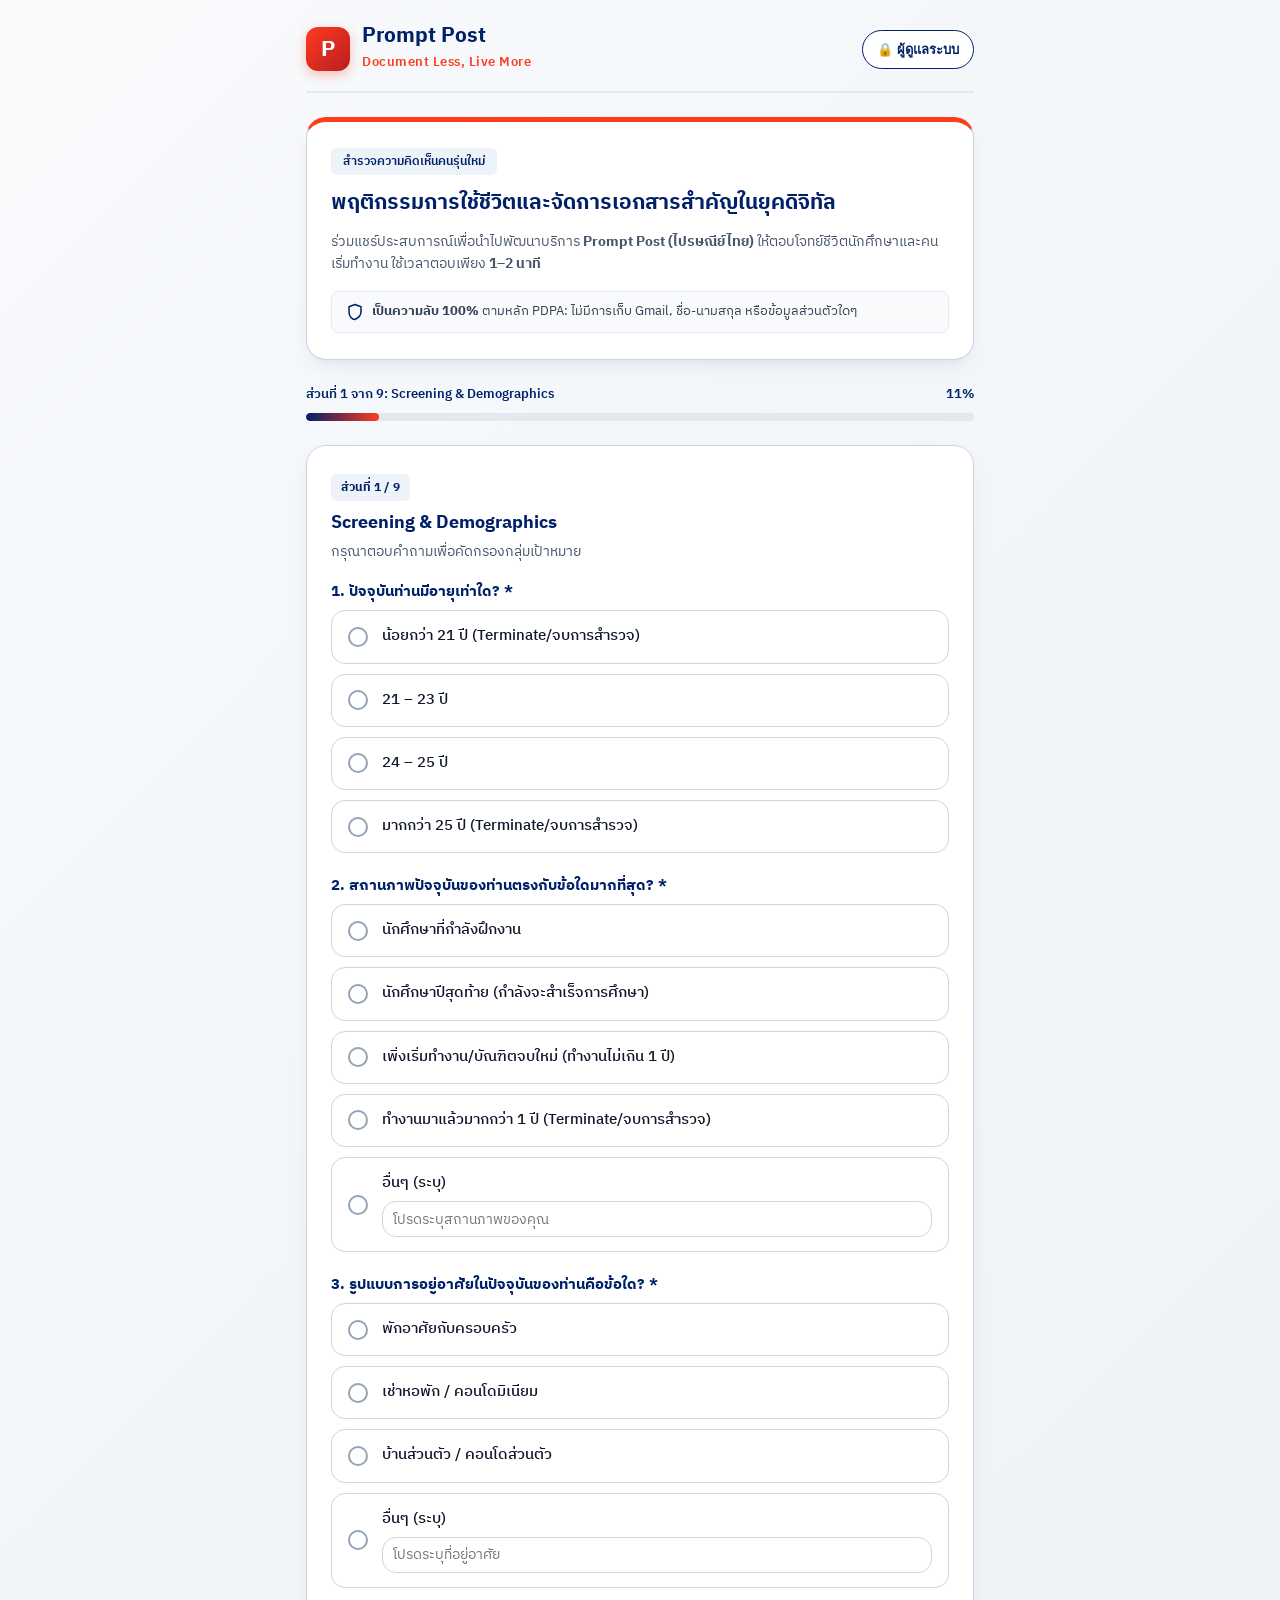
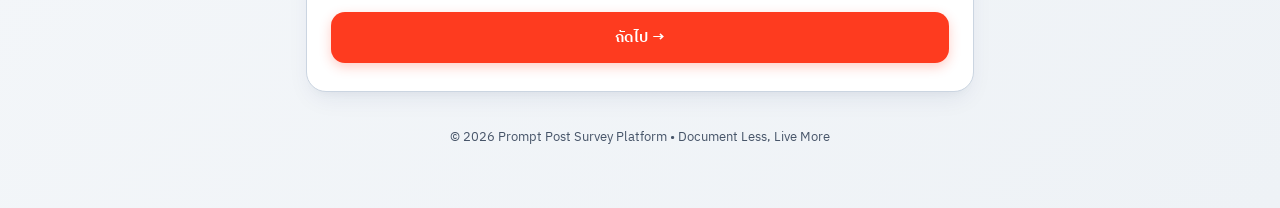
<file: promptpost-multi-select-fixed/index.html>
<!DOCTYPE html>
<html lang="th">
<head>
  <meta charset="UTF-8">
  <meta name="viewport" content="width=device-width, initial-scale=1.0">
  <title>แบบสอบถามพฤติกรรมการจัดการเอกสารคนรุ่นใหม่ | Prompt Post</title>
  <link rel="stylesheet" href="css/style.css">
  <link rel="icon" href="data:image/svg+xml,<svg xmlns='http://www.w3.org/2000/svg' viewBox='0 0 100 100'><text y='.9em' font-size='90'>📮</text></svg>">
</head>
<body>

  <div class="container">
    <!-- Header with Prompt Post Branding & Admin Access on Top-Right -->
    <header class="brand-header">
      <div class="brand-logo-wrap">
        <div class="logo-badge">P</div>
        <div class="brand-title">
          <h1>Prompt Post</h1>
          <span>Document Less, Live More</span>
        </div>
      </div>
      <button type="button" class="admin-top-btn" onclick="openAdminModal()">
        <span>🔒 ผู้ดูแลระบบ</span>
      </button>
    </header>

    <!-- Introductory Hero Section -->
    <div class="hero-card" id="hero-banner">
      <span class="hero-tag">สำรวจความคิดเห็นคนรุ่นใหม่</span>
      <h2>พฤติกรรมการใช้ชีวิตและจัดการเอกสารสำคัญในยุคดิจิทัล</h2>
      <p>ร่วมแชร์ประสบการณ์เพื่อนำไปพัฒนาบริการ <strong>Prompt Post (ไปรษณีย์ไทย)</strong> ให้ตอบโจทย์ชีวิตนักศึกษาและคนเริ่มทำงาน ใช้เวลาตอบเพียง <strong>1–2 นาที</strong></p>
      <div class="privacy-notice">
        <svg width="18" height="18" viewBox="0 0 24 24" fill="none" stroke="currentColor" stroke-width="2" stroke-linecap="round" stroke-linejoin="round">
          <path d="M12 22s8-4 8-10V5l-8-3-8 3v7c0 6 4 10 8 10z"></path>
        </svg>
        <span><strong>เป็นความลับ 100%</strong> ตามหลัก PDPA: ไม่มีการเก็บ Gmail, ชื่อ-นามสกุล หรือข้อมูลส่วนตัวใดๆ</span>
      </div>
    </div>

    <!-- Progress Tracker -->
    <div class="progress-wrapper" id="progress-wrapper">
      <div class="progress-info">
        <span id="step-label">ส่วนที่ 1 จาก 9: Screening & Demographics</span>
        <span id="step-percent">11%</span>
      </div>
      <div class="progress-bar-bg">
        <div class="progress-bar-fill" id="progress-bar"></div>
      </div>
    </div>

    <!-- Survey Form Container -->
    <form id="survey-form">

      <!-- ==========================================
           ส่วนที่ 1: Screening & Demographics
           ========================================== -->
      <div class="card survey-step" data-step="1">
        <span class="q-badge">ส่วนที่ 1 / 9</span>
        <h3 class="q-title">Screening & Demographics</h3>
        <p class="q-subtitle">กรุณาตอบคำถามเพื่อคัดกรองกลุ่มเป้าหมาย</p>

        <!-- ข้อ 1.1 อายุ -->
        <div style="margin-bottom: 22px;">
          <p class="q-title" style="font-size: 15px; margin-bottom: 8px;">1. ปัจจุบันท่านมีอายุเท่าใด? *</p>
          <div class="options-list" data-name="ageGroup" data-required="true">
            <div class="option-item" onclick="selectSingle(this)" data-terminate="true">
              <div class="option-radio"></div>
              <div class="option-text">น้อยกว่า 21 ปี (Terminate/จบการสำรวจ)</div>
            </div>
            <div class="option-item" onclick="selectSingle(this)">
              <div class="option-radio"></div>
              <div class="option-text">21 – 23 ปี</div>
            </div>
            <div class="option-item" onclick="selectSingle(this)">
              <div class="option-radio"></div>
              <div class="option-text">24 – 25 ปี</div>
            </div>
            <div class="option-item" onclick="selectSingle(this)" data-terminate="true">
              <div class="option-radio"></div>
              <div class="option-text">มากกว่า 25 ปี (Terminate/จบการสำรวจ)</div>
            </div>
          </div>
        </div>

        <!-- ข้อ 1.2 สถานภาพ -->
        <div style="margin-bottom: 22px;">
          <p class="q-title" style="font-size: 15px; margin-bottom: 8px;">2. สถานภาพปัจจุบันของท่านตรงกับข้อใดมากที่สุด? *</p>
          <div class="options-list" data-name="status" data-required="true">
            <div class="option-item" onclick="selectSingle(this)">
              <div class="option-radio"></div>
              <div class="option-text">นักศึกษาที่กำลังฝึกงาน</div>
            </div>
            <div class="option-item" onclick="selectSingle(this)">
              <div class="option-radio"></div>
              <div class="option-text">นักศึกษาปีสุดท้าย (กำลังจะสำเร็จการศึกษา)</div>
            </div>
            <div class="option-item" onclick="selectSingle(this)">
              <div class="option-radio"></div>
              <div class="option-text">เพิ่งเริ่มทำงาน/บัณฑิตจบใหม่ (ทำงานไม่เกิน 1 ปี)</div>
            </div>
            <div class="option-item" onclick="selectSingle(this)" data-terminate="true">
              <div class="option-radio"></div>
              <div class="option-text">ทำงานมาแล้วมากกว่า 1 ปี (Terminate/จบการสำรวจ)</div>
            </div>
            <div class="option-item" onclick="selectSingle(this, true)">
              <div class="option-radio"></div>
              <div style="flex-grow:1;">
                <div class="option-text">อื่นๆ (ระบุ)</div>
                <input type="text" class="custom-textarea" style="min-height:36px; height:36px; padding:6px 10px; margin-top:6px;" id="status-other" placeholder="โปรดระบุสถานภาพของคุณ" onclick="event.stopPropagation()">
              </div>
            </div>
          </div>
        </div>

        <!-- ข้อ 1.3 รูปแบบการอยู่อาศัย -->
        <div>
          <p class="q-title" style="font-size: 15px; margin-bottom: 8px;">3. รูปแบบการอยู่อาศัยในปัจจุบันของท่านคือข้อใด? *</p>
          <div class="options-list" data-name="livingType" data-required="true">
            <div class="option-item" onclick="selectSingle(this)">
              <div class="option-radio"></div>
              <div class="option-text">พักอาศัยกับครอบครัว</div>
            </div>
            <div class="option-item" onclick="selectSingle(this)">
              <div class="option-radio"></div>
              <div class="option-text">เช่าหอพัก / คอนโดมิเนียม</div>
            </div>
            <div class="option-item" onclick="selectSingle(this)">
              <div class="option-radio"></div>
              <div class="option-text">บ้านส่วนตัว / คอนโดส่วนตัว</div>
            </div>
            <div class="option-item" onclick="selectSingle(this, true)">
              <div class="option-radio"></div>
              <div style="flex-grow:1;">
                <div class="option-text">อื่นๆ (ระบุ)</div>
                <input type="text" class="custom-textarea" style="min-height:36px; height:36px; padding:6px 10px; margin-top:6px;" id="living-other" placeholder="โปรดระบุที่อยู่อาศัย" onclick="event.stopPropagation()">
              </div>
            </div>
          </div>
        </div>

        <div class="step-actions">
          <button type="button" class="btn btn-primary" onclick="handleStep1Next()">ถัดไป &rarr;</button>
        </div>
      </div>


      <!-- ==========================================
           ส่วนที่ 2: Behavior & Pain Points
           ========================================== -->
      <div class="card survey-step" data-step="2" style="display: none;">
        <span class="q-badge">ส่วนที่ 2 / 9</span>
        <h3 class="q-title">Behavior & Pain Points</h3>
        <p class="q-subtitle">สำรวจพฤติกรรมและความยุ่งยากเดิมจากการจัดการเอกสาร</p>

        <!-- ข้อ 2.1 -->
        <div style="margin-bottom: 22px;">
          <p class="q-title" style="font-size: 15px; margin-bottom: 6px;">1. ในช่วงสมัครงาน หรือเริ่มต้นทำงาน ท่านพบความยุ่งยากในการจัดการ "เอกสารประเภทใด" มากที่สุด? *</p>
          <p class="q-subtitle" style="margin-bottom: 10px;">(เลือกได้มากกว่า 1 ข้อ)</p>
          <div class="options-list" data-name="painDocs" data-type="multi" data-required="true">
            <div class="option-item" onclick="selectMultiple(this)">
              <div class="option-checkbox">&#10003;</div>
              <div class="option-text">เอกสารการศึกษา (เช่น Transcript, ใบคาดว่าจะจบ, ใบปริญญาบัตร)</div>
            </div>
            <div class="option-item" onclick="selectMultiple(this)">
              <div class="option-checkbox">&#10003;</div>
              <div class="option-text">เอกสารส่วนตัว/สัญญาเช่า (เช่น สำเนาบัตรประชาชน, ทะเบียนบ้าน, สัญญาเช่าหอ/คอนโด)</div>
            </div>
            <div class="option-item" onclick="selectMultiple(this)">
              <div class="option-checkbox">&#10003;</div>
              <div class="option-text">เอกสารการเงิน/บิลค่าใช้จ่าย (เช่น สลิปเงินเดือน, บิลค่าน้ำ/ค่าไฟ, สลิปโอนเงิน)</div>
            </div>
            <div class="option-item" onclick="selectMultiple(this)">
              <div class="option-checkbox">&#10003;</div>
              <div class="option-text">เอกสารการสมัครงานอื่นๆ (เช่น Resume, พอร์ตโฟลิโอ, ใบรับรองการฝึกงาน)</div>
            </div>
            <div class="option-item" onclick="selectMultiple(this)">
              <div class="option-checkbox">&#10003;</div>
              <div style="flex-grow:1;">
                <div class="option-text">อื่นๆ (ระบุ)</div>
                <input type="text" class="custom-textarea" style="min-height:36px; height:36px; padding:6px 10px; margin-top:6px;" id="pain-other" placeholder="โปรดระบุเอกสารอื่นๆ" onclick="event.stopPropagation()">
              </div>
            </div>
          </div>
        </div>

        <!-- ข้อ 2.2 -->
        <div style="margin-bottom: 22px;">
          <p class="q-title" style="font-size: 15px; margin-bottom: 8px;">2. ท่านเคยประสบปัญหาเอกสารสำคัญสูญหาย หรือค้นหาไม่พบเมื่อต้องนำมาใช้งานด่วนหรือไม่ อย่างไร? *</p>
          <div class="options-list" data-name="lostDocExp" data-required="true">
            <div class="option-item" onclick="selectSingle(this)">
              <div class="option-radio"></div>
              <div class="option-text">ไม่เคยประสบปัญหา</div>
            </div>
            <div class="option-item" onclick="selectSingle(this)">
              <div class="option-radio"></div>
              <div style="flex-grow:1;">
                <div class="option-text">เคยประสบปัญหา</div>
                <input type="text" class="custom-textarea" style="min-height:36px; height:36px; padding:6px 10px; margin-top:6px;" id="lost-doc-detail" placeholder="โปรดระบุเหตุการณ์ เช่น หา Transcript ไม่เจอตอนสัมภาษณ์งาน / ลืมสัญญาเช่า" onclick="event.stopPropagation()">
              </div>
            </div>
          </div>
        </div>

        <!-- ข้อ 2.3 -->
        <div style="margin-bottom: 22px;">
          <p class="q-title" style="font-size: 15px; margin-bottom: 8px;">3. โดยเฉลี่ยแล้ว ท่านต้องเสียเวลาไปกับการ "ขอเอกสารใหม่ / ปริ้นท์ / สแกนเอกสารซ้ำๆ" มากน้อยเพียงใด? *</p>
          <div class="options-list" data-name="wasteTime" data-required="true">
            <div class="option-item" onclick="selectSingle(this)">
              <div class="option-radio"></div>
              <div class="option-text">น้อยกว่า 30 นาที / เดือน</div>
            </div>
            <div class="option-item" onclick="selectSingle(this)">
              <div class="option-radio"></div>
              <div class="option-text">1 – 2 ชั่วโมง / เดือน</div>
            </div>
            <div class="option-item" onclick="selectSingle(this)">
              <div class="option-radio"></div>
              <div class="option-text">มากกว่า 2 ชั่วโมง / เดือน</div>
            </div>
          </div>
        </div>

        <!-- ข้อ 2.4 -->
        <div>
          <p class="q-title" style="font-size: 15px; margin-bottom: 8px;">4. โดยเฉลี่ยแล้ว ท่านต้องเสียค่าธรรมเนียมไปกับการ "ขอเอกสารใหม่ / ปริ้นท์ / สแกนเอกสารซ้ำๆ" มากน้อยเพียงใด? *</p>
          <div class="options-list" data-name="wasteMoney" data-required="true">
            <div class="option-item" onclick="selectSingle(this)">
              <div class="option-radio"></div>
              <div class="option-text">น้อยกว่า 100 บาท / เดือน</div>
            </div>
            <div class="option-item" onclick="selectSingle(this)">
              <div class="option-radio"></div>
              <div class="option-text">100 – 300 บาท / เดือน</div>
            </div>
            <div class="option-item" onclick="selectSingle(this)">
              <div class="option-radio"></div>
              <div class="option-text">มากกว่า 300 บาท / เดือน</div>
            </div>
          </div>
        </div>

        <div class="step-actions">
          <button type="button" class="btn btn-secondary" onclick="prevStep(2)">&larr; ย้อนกลับ</button>
          <button type="button" class="btn btn-primary" onclick="nextStep(2)">ถัดไป &rarr;</button>
        </div>
      </div>


      <!-- ==========================================
           ส่วนที่ 3: Hybrid Use Case & Value Proposition
           ========================================== -->
      <div class="card survey-step" data-step="3" style="display: none;">
        <span class="q-badge">ส่วนที่ 3 / 9</span>
        <h3 class="q-title">Hybrid Use Case & Value Proposition</h3>
        <p class="q-subtitle">วัดความสนใจในการใช้งานแอปพลิเคชัน</p>

        <!-- ข้อ 3.1 -->
        <div style="margin-bottom: 22px;">
          <p class="q-title" style="font-size: 15px; margin-bottom: 8px;">1. หากมีแอปพลิเคชันที่สามารถช่วยจัดการและส่งต่อเอกสารสำคัญ (เช่น Transcript, เอกสารฝึกงาน ฯลฯ ) ครบจบในที่เดียว และสามารถตรวจสอบความถูกต้องของเอกสารได้ทันที ท่านมีความต้องการให้มีฟีเจอร์ใดบ้างในแอปพลิเคชันนี้? *</p>
          <div class="options-list" data-name="hybridFeatureInterest" data-type="multi" data-required="true">
            <div class="option-item" onclick="selectMultiple(this)">
              <div class="option-radio"></div>
              <div>
                <div class="option-text">รับ–ส่งเอกสารออนไลน์อย่างปลอดภัย</div>
                <div class="option-desc">ส่งเอกสารผ่านระบบออนไลน์ได้ง่ายและปลอดภัย หากผู้รับไม่เปิดอ่านภายในเวลาที่กำหนด ระบบสามารถพิมพ์เอกสารและส่งทางไปรษณีย์ให้อัตโนมัติ</div>
              </div>
            </div>
            <div class="option-item" onclick="selectSingle(this)">
              <div class="option-radio"></div>
              <div>
                <div class="option-text">เซ็นเอกสารออนไลน์ได้อย่างถูกต้องและน่าเชื่อถือ</div>
                <div class="option-desc">สามารถเซ็นชื่อและประทับตราเอกสารแบบดิจิทัล พร้อมบันทึกวันและเวลาการเซ็น เพื่อช่วยยืนยันว่าเอกสารมีการลงนามจริงและสามารถตรวจสอบย้อนหลังได้</div>
              </div>
            </div>
            <div class="option-item" onclick="selectSingle(this)">
              <div class="option-radio"></div>
              <div>
                <div class="option-text">กระเป๋าเก็บเอกสารดิจิทัล</div>
                <div class="option-desc">เก็บเอกสารสำคัญไว้ในรูปแบบดิจิทัล และสามารถตรวจสอบความถูกต้องของเอกสารได้ทันที โดยยืนยันตัวตนผ่าน ThaID</div>
              </div>
            </div>
            <div class="option-item" onclick="selectSingle(this)">
              <div class="option-radio"></div>
              <div>
                <div class="option-text">เก็บเอกสารและจ่ายเงินได้ในแอปเดียว</div>
                <div class="option-desc">มีพื้นที่เก็บเอกสารออนไลน์ที่จัดเป็นหมวดหมู่ ช่วยให้ค้นหาเอกสารได้ง่าย พร้อมทั้งสามารถรับแจ้งหนี้และชำระค่าธรรมเนียมออนไลน์ ได้ภายในแอปเดียว</div>
              </div>
            </div>
            <div class="option-item" onclick="selectSingle(this)">
              <div class="option-radio"></div>
              <div>
                <div class="option-text">โหวตออนไลน์และส่งความรู้สึกดี ๆ ผ่านโปสการ์ด</div>
                <div class="option-desc">สามารถร่วมโหวตผ่านระบบออนไลน์ที่ตรวจสอบได้ และยังสามารถส่งโปสการ์ดออนไลน์ เพื่อส่งคำอวยพรหรือความรู้สึกดี ๆ ให้คนอื่นในเทศกาลต่าง ๆ ได้</div>
              </div>
            </div>
          </div>
        </div>

        <!-- ข้อ 3.2 -->
        <div style="margin-bottom: 22px;">
          <p class="q-title" style="font-size: 15px; margin-bottom: 8px;">2. "เหตุผลสำคัญที่สุด" ที่จะทำให้ท่านตัดสินใจเปิดใช้งานแอปพลิเคชันนี้เป็นครั้งแรก? *</p>
          <div class="options-list" data-name="triggerReason" data-type="single" data-required="true">
            <div class="option-item" onclick="selectSingle(this)">
              <div class="option-radio"></div>
              <div class="option-text">ความสะดวก — จัดการเอกสารและบริการต่าง ๆ ได้ในแอปเดียว</div>
            </div>
            <div class="option-item" onclick="selectSingle(this)">
              <div class="option-radio"></div>
              <div class="option-text">ประหยัดเวลา — ไม่ต้องเดินทางหรือจัดการเอกสารด้วยตัวเอง</div>
            </div>
            <div class="option-item" onclick="selectSingle(this)">
              <div class="option-radio"></div>
              <div class="option-text">ความปลอดภัย — มั่นใจว่าเอกสารสำคัญไม่สูญหายและไม่ถูกปลอมแปลง</div>
            </div>
            <div class="option-item" onclick="selectSingle(this)">
              <div class="option-radio"></div>
              <div class="option-text">ความน่าเชื่อถือ — ส่งต่อเอกสารทางการได้ทันที โดยมีระบบรับรองความถูกต้องที่ปลอดภัย</div>
            </div>
            <div class="option-item" onclick="selectSingle(this)">
              <div class="option-radio"></div>
              <div class="option-text">ลดการใช้กระดาษ — รับ–ส่งเอกสารในรูปแบบดิจิทัล</div>
            </div>
            <div class="option-item" onclick="selectSingle(this)">
              <div class="option-radio"></div>
              <div class="option-text">ลดค่าใช้จ่าย — ลดค่าเดินทางและค่าใช้จ่ายในการจัดการเอกสาร</div>
            </div>
            <div class="option-item" onclick="selectSingle(this)">
              <div class="option-radio"></div>
              <div class="option-text">ยังไม่มีความจำเป็นต้องใช้งาน</div>
            </div>
            <div class="option-item" onclick="selectSingle(this, true)">
              <div class="option-radio"></div>
              <div style="flex-grow:1;">
                <div class="option-text">อื่นๆ (ระบุ)</div>
                <input type="text" class="custom-textarea" style="min-height:36px; height:36px; padding:6px 10px; margin-top:6px;" id="trigger-other" placeholder="โปรดระบุเหตุผลอื่นๆ" onclick="event.stopPropagation()">
              </div>
            </div>
          </div>
        </div>

        <!-- ข้อ 3.3 -->
        <div style="margin-bottom: 22px;">
          <p class="q-title" style="font-size: 15px; margin-bottom: 8px;">3. ท่านคาดว่าจะกลับมาใช้งานแอปพลิเคชั่นเมื่อใด? *</p>
          <div class="options-list" data-name="usageFrequency" data-type="single" data-required="true">
            <div class="option-item" onclick="selectSingle(this)">
              <div class="option-radio"></div>
              <div class="option-text">เมื่อต้องทำธุรกรรมสำคัญ: เช่น สมัครงาน, ยื่นเอกสารการศึกษา, ทำเรื่องกับหน่วยงาน</div>
            </div>
            <div class="option-item" onclick="selectSingle(this)">
              <div class="option-radio"></div>
              <div class="option-text">เมื่อมีเอกสารใหม่เข้ามา: เช่น สัญญาใหม่, บิลค่าใช้จ่าย, เอกสารทางการเงิน</div>
            </div>
            <div class="option-item" onclick="selectSingle(this)">
              <div class="option-radio"></div>
              <div class="option-text">ใช้งานประจำ: เพื่อจัดเก็บและอัปเดตเอกสารส่วนตัวอยู่เสมอ</div>
            </div>
            <div class="option-item" onclick="selectSingle(this)">
              <div class="option-radio"></div>
              <div class="option-text">ใช้นานๆ ครั้ง: เฉพาะเวลาที่จำเป็นจริงๆ</div>
            </div>
            <div class="option-item" onclick="selectSingle(this, true)">
              <div class="option-radio"></div>
              <div style="flex-grow:1;">
                <div class="option-text">อื่นๆ (ระบุ)</div>
                <input type="text" class="custom-textarea" style="min-height:36px; height:36px; padding:6px 10px; margin-top:6px;" id="usage-other" placeholder="โปรดระบุอื่นๆ" onclick="event.stopPropagation()">
              </div>
            </div>
          </div>
        </div>

        <!-- ข้อ 3.4 -->
        <div>
          <p class="q-title" style="font-size: 15px; margin-bottom: 8px;">4. หากแอปพลิเคชันนี้พร้อมใช้งาน ท่านมีแนวโน้มที่จะใช้เป็นประจำหรือไม่? *</p>
          <div class="options-list" data-name="regularUseIntent" data-type="single" data-required="true">
            <div class="option-item" onclick="selectSingle(this)">
              <div class="option-radio"></div>
              <div class="option-text">ใช้อย่างแน่นอน</div>
            </div>
            <div class="option-item" onclick="selectSingle(this)">
              <div class="option-radio"></div>
              <div class="option-text">มีแนวโน้มจะใช้</div>
            </div>
            <div class="option-item" onclick="selectSingle(this)">
              <div class="option-radio"></div>
              <div class="option-text">ยังไม่แน่ใจ</div>
            </div>
            <div class="option-item" onclick="selectSingle(this)">
              <div class="option-radio"></div>
              <div class="option-text">มีแนวโน้มจะไม่ใช้</div>
            </div>
            <div class="option-item" onclick="selectSingle(this)">
              <div class="option-radio"></div>
              <div class="option-text">ไม่ใช้แน่นอน</div>
            </div>
          </div>
        </div>

        <div class="step-actions">
          <button type="button" class="btn btn-secondary" onclick="prevStep(3)">&larr; ย้อนกลับ</button>
          <button type="button" class="btn btn-primary" onclick="nextStep(3)">ถัดไป &rarr;</button>
        </div>
      </div>


      <!-- ==========================================
           ส่วนที่ 4: Pain to Solution Connection
           ========================================== -->
      <div class="card survey-step" data-step="4" style="display: none;">
        <span class="q-badge">ส่วนที่ 4 / 9</span>
        <h3 class="q-title">Pain to Solution Connection</h3>
        <p class="q-subtitle">การตอบโจทย์ปัญหาของผู้ใช้งาน</p>
        
        <p class="q-title" style="font-size: 15px; margin-bottom: 8px;">1. หากแอปพลิเคชันนี้สามารถแก้ปัญหาเรื่องเอกสารได้ทั้งหมด บริการนี้จะช่วยตอบโจทย์ในการใช้ชีวิตประจำวันของท่านในมิติใดมากที่สุด? *</p>
        
        <div class="options-list" data-name="lifeDimension" data-type="single" data-required="true">
          <div class="option-item" onclick="selectSingle(this)">
            <div class="option-radio"></div>
            <div>
              <div class="option-text">Live Faster: สะดวก รวดเร็ว ทุกธุรกรรมจบได้ ในไม่กี่ขั้นตอน</div>
            </div>
          </div>
          <div class="option-item" onclick="selectSingle(this)">
            <div class="option-radio"></div>
            <div>
              <div class="option-text">Live Smarter: ยกระดับคุณภาพชีวิตด้วยนวัตกรรมที่ทันสมัย</div>
            </div>
          </div>
          <div class="option-item" onclick="selectSingle(this)">
            <div class="option-radio"></div>
            <div>
              <div class="option-text">Live Safer: ปลอดภัยในทุกการทําธุรกรรม</div>
            </div>
          </div>
          <div class="option-item" onclick="selectSingle(this)">
            <div class="option-radio"></div>
            <div>
              <div class="option-text">Live Greener: ลดการใช้ทรัพยากรกระดาษ เพื่อโลกที่ยั่งยืน</div>
            </div>
          </div>
          <div class="option-item" onclick="selectSingle(this)">
            <div class="option-radio"></div>
            <div>
              <div class="option-text">Live Happier: สร้างความสุขในทุกไลฟ์สไตล์ยุคดิจิทัล</div>
            </div>
          </div>
        </div>

        <div class="step-actions">
          <button type="button" class="btn btn-secondary" onclick="prevStep(4)">&larr; ย้อนกลับ</button>
          <button type="button" class="btn btn-primary" onclick="nextStep(4)">ถัดไป &rarr;</button>
        </div>
      </div>


      <!-- ==========================================
           ส่วนที่ 5: Target & Marketing Channels
           ========================================== -->
      <div class="card survey-step" data-step="5" style="display: none;">
        <span class="q-badge">ส่วนที่ 5 / 9</span>
        <h3 class="q-title">Target & Marketing Channels</h3>
        <p class="q-subtitle">พฤติกรรมและช่องทางการรับรู้สื่อ</p>
        
        <p class="q-title" style="font-size: 15px; margin-bottom: 6px;">1. ปกติคุณค้นหา หรือรับข้อมูลเกี่ยวกับแอปพลิเคชัน/เครื่องมือใหม่ๆ จากช่องทางใดบ่อยที่สุด? *</p>
        <p class="q-subtitle" style="margin-bottom: 12px;">(เลือกได้สูงสุด 2 ข้อ)</p>

        <div class="options-list" data-name="mediaChannels" data-type="multi" data-max="2" data-required="true">
          <div class="option-item" onclick="selectMultiple(this, 2)">
            <div class="option-checkbox">&#10003;</div>
            <div class="option-text">Facebook</div>
          </div>
          <div class="option-item" onclick="selectMultiple(this, 2)">
            <div class="option-checkbox">&#10003;</div>
            <div class="option-text">Instagram</div>
          </div>
          <div class="option-item" onclick="selectMultiple(this, 2)">
            <div class="option-checkbox">&#10003;</div>
            <div class="option-text">TikTok</div>
          </div>
          <div class="option-item" onclick="selectMultiple(this, 2)">
            <div class="option-checkbox">&#10003;</div>
            <div class="option-text">YouTube Shorts</div>
          </div>
          <div class="option-item" onclick="selectMultiple(this, 2)">
            <div class="option-checkbox">&#10003;</div>
            <div class="option-text">X (Twitter)</div>
          </div>
          <div class="option-item" onclick="selectMultiple(this, 2)">
            <div class="option-checkbox">&#10003;</div>
            <div class="option-text">การค้นหาบน Google / บล็อกรีวิว</div>
          </div>
          <div class="option-item" onclick="selectMultiple(this, 2)">
            <div class="option-checkbox">&#10003;</div>
            <div class="option-text">คำแนะนำจากเพื่อน / คนรู้จัก</div>
          </div>
          <div class="option-item" onclick="selectMultiple(this, 2)">
            <div class="option-checkbox">&#10003;</div>
            <div style="flex-grow:1;">
              <div class="option-text">อื่นๆ (ระบุ)</div>
              <input type="text" class="custom-textarea" style="min-height:36px; height:36px; padding:6px 10px; margin-top:6px;" id="media-other" placeholder="โปรดระบุช่องทางอื่นๆ" onclick="event.stopPropagation()">
            </div>
          </div>
        </div>

        <div class="step-actions">
          <button type="button" class="btn btn-secondary" onclick="prevStep(5)">&larr; ย้อนกลับ</button>
          <button type="button" class="btn btn-primary" onclick="nextStep(5)">ถัดไป &rarr;</button>
        </div>
      </div>


      <!-- ==========================================
           ส่วนที่ 6: Conversion & Pricing Intent
           ========================================== -->
      <div class="card survey-step" data-step="6" style="display: none;">
        <span class="q-badge">ส่วนที่ 6 / 9</span>
        <h3 class="q-title">Conversion & Pricing Intent</h3>
        <p class="q-subtitle">โอกาสในการเปลี่ยนเป็นผู้ใช้งานจริง</p>
        
        <!-- ข้อ 6.1 -->
        <div style="margin-bottom: 22px;">
          <p class="q-title" style="font-size: 15px; margin-bottom: 8px;">1. อะไรคือปัจจัยสำคัญที่สุดที่จะทำให้คุณตัดสินใจ "ดาวน์โหลด" หรือ "ทดลองใช้" แอปพลิเคชันนี้? *</p>
          <div class="options-list" data-name="downloadFactor" data-type="multi" data-required="true">
            <div class="option-item" onclick="selectMultiple(this)">
              <div class="option-radio"></div>
              <div class="option-text">มีเวอร์ชั่นให้ทดลองใช้งานฟรี (Free Trial)</div>
            </div>
            <div class="option-item" onclick="selectSingle(this)">
              <div class="option-radio"></div>
              <div class="option-text">แอปช่วยแก้ปัญหาที่ฉันพบได้จริง</div>
            </div>
            <div class="option-item" onclick="selectSingle(this)">
              <div class="option-radio"></div>
              <div class="option-text">ช่วยประหยัดเวลาในการจัดการเอกสารหรือข้อมูล</div>
            </div>
            <div class="option-item" onclick="selectSingle(this)">
              <div class="option-radio"></div>
              <div class="option-text">มั่นใจในความปลอดภัยและความเป็นส่วนตัวของข้อมูล</div>
            </div>
            <div class="option-item" onclick="selectSingle(this)">
              <div class="option-radio"></div>
              <div class="option-text">มีฟังก์ชันที่แตกต่างจากแอปอื่น</div>
            </div>
            <div class="option-item" onclick="selectSingle(this)">
              <div class="option-radio"></div>
              <div class="option-text">มีรีวิวหรือคะแนนการันตีจากผู้ใช้งานจริง</div>
            </div>
            <div class="option-item" onclick="selectSingle(this)">
              <div class="option-radio"></div>
              <div class="option-text">หน้าตาแอป (UI) ใช้งานง่าย ไม่ซับซ้อน</div>
            </div>
            <div class="option-item" onclick="selectSingle(this)">
              <div class="option-radio"></div>
              <div class="option-text">มีโปรโมชันส่วนลดพิเศษช่วงเปิดตัว</div>
            </div>
            <div class="option-item" onclick="selectSingle(this, true)">
              <div class="option-radio"></div>
              <div style="flex-grow:1;">
                <div class="option-text">อื่นๆ (ระบุ)</div>
                <input type="text" class="custom-textarea" style="min-height:36px; height:36px; padding:6px 10px; margin-top:6px;" id="factor-other" placeholder="โปรดระบุปัจจัยอื่นๆ" onclick="event.stopPropagation()">
              </div>
            </div>
          </div>
        </div>

        <!-- ข้อ 6.2 -->
        <div>
          <p class="q-title" style="font-size: 15px; margin-bottom: 8px;">2. หากแอปพลิเคชันนี้มีฟีเจอร์ที่ช่วยแก้ปัญหาข้างต้นได้จริง คุณยินดีจ่ายค่าบริการรูปแบบใด? *</p>
          <div class="options-list" data-name="pricingModel" data-type="single" data-required="true">
            <div class="option-item" onclick="selectSingle(this)">
              <div class="option-radio"></div>
              <div class="option-text">ใช้งานฟรี (ยอมดูโฆษณา)</div>
            </div>
            <div class="option-item" onclick="selectSingle(this)">
              <div class="option-radio"></div>
              <div class="option-text">จ่ายรายเดือน (ราคาประหยัด)</div>
            </div>
            <div class="option-item" onclick="selectSingle(this)">
              <div class="option-radio"></div>
              <div class="option-text">จ่ายรายปี (คุ้มค่ากว่า)</div>
            </div>
            <div class="option-item" onclick="selectSingle(this)">
              <div class="option-radio"></div>
              <div class="option-text">ซื้อขาดครั้งเดียว (Lifetime Access)</div>
            </div>
            <div class="option-item" onclick="selectSingle(this, true)">
              <div class="option-radio"></div>
              <div style="flex-grow:1;">
                <div class="option-text">อื่นๆ (ระบุ)</div>
                <input type="text" class="custom-textarea" style="min-height:36px; height:36px; padding:6px 10px; margin-top:6px;" id="pricing-other" placeholder="โปรดระบุรูปแบบอื่นๆ" onclick="event.stopPropagation()">
              </div>
            </div>
          </div>
        </div>

        <div class="step-actions">
          <button type="button" class="btn btn-secondary" onclick="prevStep(6)">&larr; ย้อนกลับ</button>
          <button type="button" class="btn btn-primary" onclick="nextStep(6)">ถัดไป &rarr;</button>
        </div>
      </div>


      <!-- ==========================================
           ส่วนที่ 7: Brand Awareness
           ========================================== -->
      <div class="card survey-step" data-step="7" style="display: none;">
        <span class="q-badge">ส่วนที่ 7 / 9</span>
        <h3 class="q-title">Brand Awareness</h3>
        <p class="q-subtitle">แนะนำแอปพลิเคชันและวัดการรับรู้แบรนด์</p>
        
        <div class="feature-box" style="flex-direction: column; gap: 8px;">
          <h4 style="color: var(--deep-navy); font-size: 15.5px; margin-bottom: 4px;">📮 Prompt Post</h4>
          <p style="font-size: 13.5px; color: #334155; margin-bottom: 8px;">
            แอปพลิเคชันที่จะมาช่วย <strong>จัดการเอกสารของคุณ</strong> ด้วยฟีเจอร์หลักที่จะช่วยให้ชีวิตคุณง่ายขึ้น ดังนี้:
          </p>
          <ol style="padding-left: 20px; font-size: 13px; color: #334155; display: flex; flex-direction: column; gap: 6px;">
            <li><strong>Digital Postbox:</strong> ตู้จดหมายดิจิทัลประจำตัว จัดเก็บเอกสารการศึกษา ใบเสร็จ บิลค่าใช้จ่าย และเอกสารราชการไว้บนคลาวด์ ย้ายหอพักกี่ครั้งเอกสารก็ไม่สูญหาย</li>
            <li><strong>VC Prompt Pass:</strong> ทรานสคริปต์ดิจิทัลและเอกสารสำคัญที่ตรวจสอบความถูกต้องได้ทันที ปลอมแปลงไม่ได้ ส่งสมัครงานออนไลน์ได้ในคลิกเดียว</li>
            <li><strong>Trusted e-Signature:</strong> ลงลายมือชื่อดิจิทัลและเซ็นสัญญาเช่า/สัญญาจ้างที่มีผลตามกฎหมาย จบบนสมาร์ตโฟนทันที</li>
            <li><strong>Storage & Payment - Digital Safebox:</strong> จัดเก็บเอกสารแยกหมวดหมู่บนคลาวด์ที่ปลอดภัย และระบบ e-Payment บริการแจ้งหนี้และชำระค่าธรรมเนียมเบ็ดเสร็จในแอปเดียว</li>
            <li><strong>Lifestyle Services:</strong> ร่วมกิจกรรมโหวตอย่างโปร่งใส ตรวจสอบได้ผ่าน E-Vote และบริการส่งมอบความรู้สึกดีๆ ทุกเทศกาลด้วยระบบ Postcard Online</li>
          </ol>
        </div>

        <p class="q-title" style="font-size: 15px; margin-bottom: 8px;">1. คุณเคยเห็นหรือเคยยินชื่อแอปพลิเคชัน Prompt Post มาก่อนหรือไม่? *</p>
        
        <div class="options-list" data-name="brandAwareness" data-type="single" data-required="true">
          <div class="option-item" onclick="selectSingle(this)">
            <div class="option-radio"></div>
            <div class="option-text">เคยใช้งานอยู่ปัจจุบัน</div>
          </div>
          <div class="option-item" onclick="selectSingle(this)">
            <div class="option-radio"></div>
            <div class="option-text">เคยเห็น/เคยยินชื่อ แต่ยังไม่เคยใช้งาน</div>
          </div>
          <div class="option-item" onclick="selectSingle(this)">
            <div class="option-radio"></div>
            <div class="option-text">ไม่เคยเห็น/ไม่เคยได้ยินมาก่อน</div>
          </div>
        </div>

        <div class="step-actions">
          <button type="button" class="btn btn-secondary" onclick="prevStep(7)">&larr; ย้อนกลับ</button>
          <button type="button" class="btn btn-primary" onclick="nextStep(7)">ถัดไป &rarr;</button>
        </div>
      </div>


      <!-- ==========================================
           ส่วนที่ 8: Value & Pain Point Relief
           ========================================== -->
      <div class="card survey-step" data-step="8" style="display: none;">
        <span class="q-badge">ส่วนที่ 8 / 9</span>
        <h3 class="q-title">Value & Pain Point Relief</h3>
        <p class="q-subtitle">ประเมินความสนใจและคุณค่าในการแก้ไขปัญหา</p>
        
        <p class="q-title" style="font-size: 15px; margin-bottom: 8px;">1. คุณคิดว่าฟีเจอร์ของ Prompt Post สามารถช่วยตอบโจทย์ หรือแก้ปัญหาในชีวิตประจำวันของคุณได้มากน้อยเพียงใด? *</p>
        
        <div class="options-list" data-name="valueRelief" data-type="single" data-required="true">
          <div class="option-item" onclick="selectSingle(this)">
            <div class="option-radio"></div>
            <div class="option-text">ช่วยได้มากที่สุด (ตรงกับปัญหาที่พบอยู่พอดี)</div>
          </div>
          <div class="option-item" onclick="selectSingle(this)">
            <div class="option-radio"></div>
            <div class="option-text">ช่วยได้ปานกลาง</div>
          </div>
          <div class="option-item" onclick="selectSingle(this)">
            <div class="option-radio"></div>
            <div class="option-text">ยังไม่ค่อยจำเป็นสำหรับฉันเท่าไร</div>
          </div>
        </div>

        <div class="step-actions">
          <button type="button" class="btn btn-secondary" onclick="prevStep(8)">&larr; ย้อนกลับ</button>
          <button type="button" class="btn btn-primary" onclick="nextStep(8)">ถัดไป &rarr;</button>
        </div>
      </div>


      <!-- ==========================================
           ส่วนที่ 9: Actionable Feedback
           ========================================== -->
      <div class="card survey-step" data-step="9" style="display: none;">
        <span class="q-badge">ส่วนที่ 9 / 9 (ข้อสุดท้าย)</span>
        <h3 class="q-title">Actionable Feedback (การพัฒนาต่อ)</h3>
        
        <p class="q-title" style="font-size: 15px; margin-bottom: 6px;">1. หากคุณตัดสินใจทดลองใช้แอปนี้ หรือหากอยากให้แอปนี้ตอบโจทย์ชีวิตคุณได้ดียิ่งขึ้น คุณอยากให้มีฟีเจอร์อะไรเพิ่มเติม หรือมีความกังวลในเรื่องใดมากที่สุด?</p>
        <p class="q-subtitle" style="margin-bottom: 12px;">(คำตอบของคุณมีค่ามากสำหรับการพัฒนาแอปพลิเคชันให้ดียิ่งขึ้น)</p>
        
        <textarea class="custom-textarea" id="actionable-feedback" placeholder="พิมพ์ข้อเสนอแนะ หรือข้อกังวลที่คุณอยากบอกทีมงานได้ที่นี่..." style="min-height: 120px;"></textarea>

        <div class="step-actions">
          <button type="button" class="btn btn-secondary" onclick="prevStep(9)">&larr; ย้อนกลับ</button>
          <button type="button" class="btn btn-primary" id="btn-submit" onclick="submitSurvey()">
            <span>ส่งคำตอบแบบสอบถาม</span> &#10003;
          </button>
        </div>
      </div>

    </form>

    <!-- TERMINATE SCREEN (เมื่อไม่ผ่าน Screening) -->
    <div class="card success-card" id="terminate-screen" style="display: none;">
      <div class="success-icon" style="background: #FEE2E2; color: #DC2626;">&#10005;</div>
      <h3>ขอขอบคุณสำหรับความสนใจของท่าน</h3>
      <p>เนื่องจากแบบสำรวจวิจัยนี้จัดทำขึ้นโดยกำหนดกลุ่มเป้าหมายเฉพาะสำหรับ <strong>นิสิตนักศึกษาและบัณฑิตจบใหม่ (อายุ 21 – 25 ปี)</strong> จึงขอสิ้นสุดการสำรวจเพียงเท่านี้</p>
    </div>

    <!-- SUCCESS SCREEN (คำขอบคุณแบบสะอาดตาตามที่ผู้ใช้กำหนด) -->
    <div class="card success-card" id="success-screen" style="display: none;">
      <div class="success-icon">&#10003;</div>
      <h3>ขอบคุณสำหรับความคิดเห็นของคุณ!</h3>
      <p>ข้อมูลของคุณช่วยเป็นพลังสำคัญในการออกแบบและพัฒนาบริการ <strong>Prompt Post</strong> เพื่อตอบโจทย์คนรุ่นใหม่อย่างแท้จริง</p>
    </div>

    <!-- Footer -->
    <footer style="text-align: center; margin-top: 36px; font-size: 12.5px; color: var(--text-muted);">
      <p>&copy; 2026 Prompt Post Survey Platform &bull; Document Less, Live More</p>
    </footer>

  </div>

  <!-- ADMIN LOGIN MODAL FROM TOP-RIGHT BUTTON -->
  <div class="modal-overlay" id="top-admin-modal">
    <div class="modal-card">
      <div style="display: flex; justify-content: space-between; align-items: center; margin-bottom: 12px;">
        <h3 style="margin-bottom: 0;">🔒 เข้าสู่ระบบผู้ดูแลระบบ (Admin)</h3>
        <span onclick="closeAdminModal()" style="cursor: pointer; font-size: 20px; color: #94A3B8;">&times;</span>
      </div>
      <p style="font-size: 13.5px; color: var(--text-muted); margin-bottom: 16px;">
        กรุณากรอกรหัสผ่านเพื่อเข้าดูหน้า Dashboard สรุปผลวิเคราะห์สถิติ
      </p>
      
      <form onsubmit="handleTopAdminSubmit(event)">
        <input type="password" id="top-admin-pass" class="modal-input" placeholder="กรอกรหัสผ่าน..." style="text-align: center; font-size: 16px; letter-spacing: 2px;" required autofocus>
        <div id="top-admin-error" style="color: #EF4444; font-size: 13px; margin-top: -10px; margin-bottom: 14px; display: none;">
          รหัสผ่านไม่ถูกต้อง กรุณาลองใหม่อีกครั้ง
        </div>
        <div style="display: flex; gap: 10px; justify-content: flex-end;">
          <button type="button" class="btn btn-secondary" onclick="closeAdminModal()">ยกเลิก</button>
          <button type="submit" class="btn btn-primary">เข้าสู่ระบบ &rarr;</button>
        </div>
      </form>
    </div>
  </div>

  <script src="js/config.js"></script>
  <script src="js/survey.js"></script>
  <script>
    function openAdminModal() {
      document.getElementById('top-admin-modal').style.display = 'flex';
      document.getElementById('top-admin-pass').value = '';
      document.getElementById('top-admin-error').style.display = 'none';
      setTimeout(() => document.getElementById('top-admin-pass').focus(), 100);
    }
    function closeAdminModal() {
      document.getElementById('top-admin-modal').style.display = 'none';
    }
    function handleTopAdminSubmit(e) {
      e.preventDefault();
      const val = document.getElementById('top-admin-pass').value.trim();
      if (val === "0637941837") {
        sessionStorage.setItem("admin_auth", "true");
        window.location.href = "admin.html";
      } else {
        document.getElementById('top-admin-error').style.display = 'block';
      }
    }
  </script>
</body>
</html>
</file>
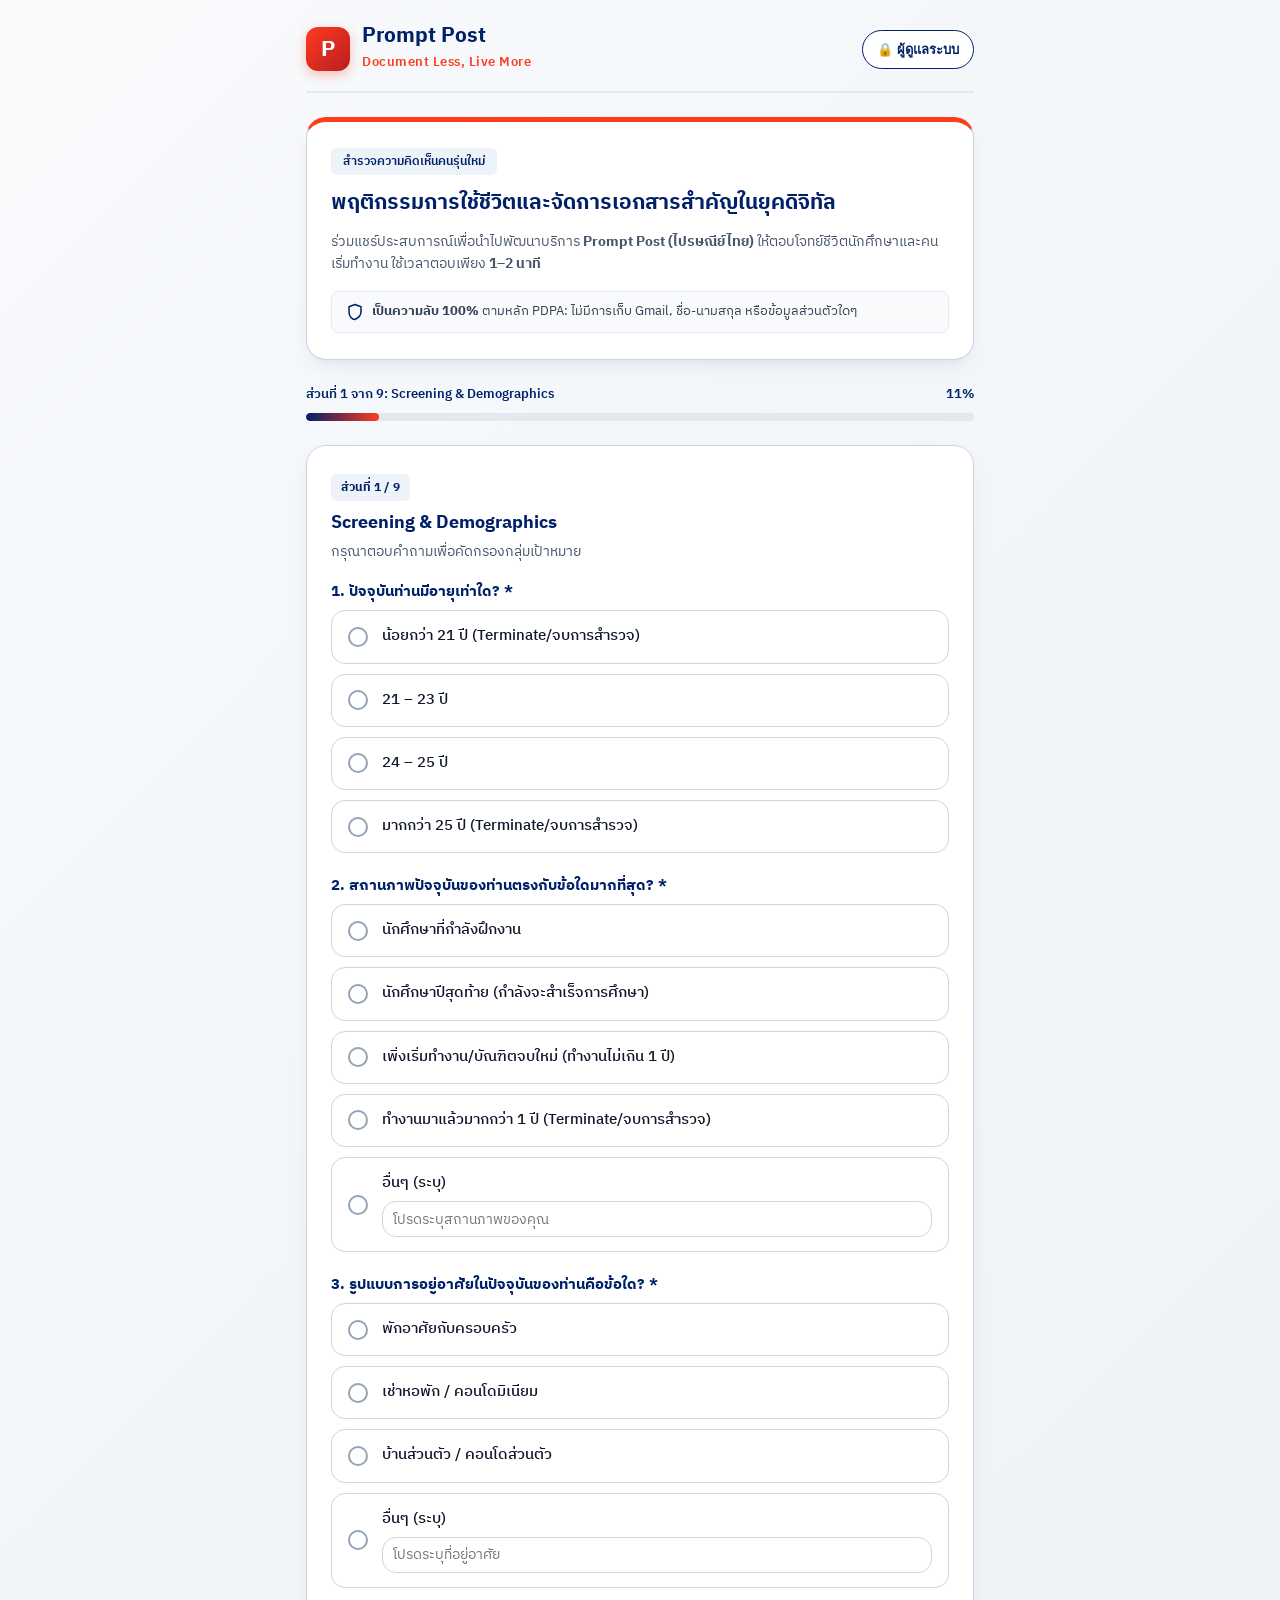
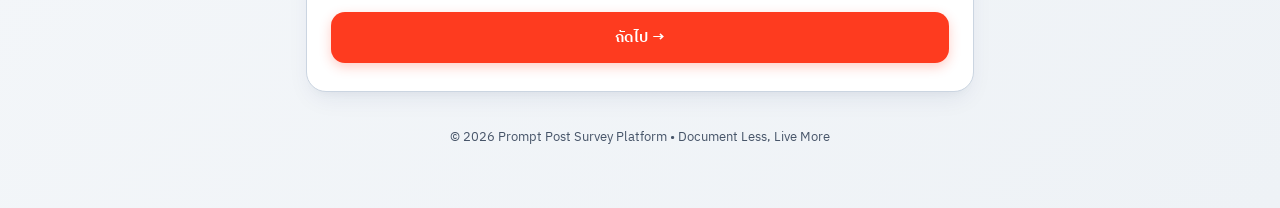
<file: promptpost-survey-fixed/index.html>
<!DOCTYPE html>
<html lang="th">
<head>
  <meta charset="UTF-8">
  <meta name="viewport" content="width=device-width, initial-scale=1.0">
  <title>แบบสอบถามพฤติกรรมการจัดการเอกสารคนรุ่นใหม่ | Prompt Post</title>
  <link rel="stylesheet" href="css/style.css">
  <link rel="icon" href="data:image/svg+xml,<svg xmlns='http://www.w3.org/2000/svg' viewBox='0 0 100 100'><text y='.9em' font-size='90'>📮</text></svg>">
</head>
<body>

  <div class="container">
    <!-- Header with Prompt Post Branding & Admin Access on Top-Right -->
    <header class="brand-header">
      <div class="brand-logo-wrap">
        <div class="logo-badge">P</div>
        <div class="brand-title">
          <h1>Prompt Post</h1>
          <span>Document Less, Live More</span>
        </div>
      </div>
      <button type="button" class="admin-top-btn" onclick="openAdminModal()">
        <span>🔒 ผู้ดูแลระบบ</span>
      </button>
    </header>

    <!-- Introductory Hero Section -->
    <div class="hero-card" id="hero-banner">
      <span class="hero-tag">สำรวจความคิดเห็นคนรุ่นใหม่</span>
      <h2>พฤติกรรมการใช้ชีวิตและจัดการเอกสารสำคัญในยุคดิจิทัล</h2>
      <p>ร่วมแชร์ประสบการณ์เพื่อนำไปพัฒนาบริการ <strong>Prompt Post (ไปรษณีย์ไทย)</strong> ให้ตอบโจทย์ชีวิตนักศึกษาและคนเริ่มทำงาน ใช้เวลาตอบเพียง <strong>1–2 นาที</strong></p>
      <div class="privacy-notice">
        <svg width="18" height="18" viewBox="0 0 24 24" fill="none" stroke="currentColor" stroke-width="2" stroke-linecap="round" stroke-linejoin="round">
          <path d="M12 22s8-4 8-10V5l-8-3-8 3v7c0 6 4 10 8 10z"></path>
        </svg>
        <span><strong>เป็นความลับ 100%</strong> ตามหลัก PDPA: ไม่มีการเก็บ Gmail, ชื่อ-นามสกุล หรือข้อมูลส่วนตัวใดๆ</span>
      </div>
    </div>

    <!-- Progress Tracker -->
    <div class="progress-wrapper" id="progress-wrapper">
      <div class="progress-info">
        <span id="step-label">ส่วนที่ 1 จาก 9: Screening & Demographics</span>
        <span id="step-percent">11%</span>
      </div>
      <div class="progress-bar-bg">
        <div class="progress-bar-fill" id="progress-bar"></div>
      </div>
    </div>

    <!-- Survey Form Container -->
    <form id="survey-form">

      <!-- ==========================================
           ส่วนที่ 1: Screening & Demographics
           ========================================== -->
      <div class="card survey-step" data-step="1">
        <span class="q-badge">ส่วนที่ 1 / 9</span>
        <h3 class="q-title">Screening & Demographics</h3>
        <p class="q-subtitle">กรุณาตอบคำถามเพื่อคัดกรองกลุ่มเป้าหมาย</p>

        <!-- ข้อ 1.1 อายุ -->
        <div style="margin-bottom: 22px;">
          <p class="q-title" style="font-size: 15px; margin-bottom: 8px;">1. ปัจจุบันท่านมีอายุเท่าใด? *</p>
          <div class="options-list" data-name="ageGroup" data-required="true">
            <div class="option-item" onclick="selectSingle(this)" data-terminate="true">
              <div class="option-radio"></div>
              <div class="option-text">น้อยกว่า 21 ปี (Terminate/จบการสำรวจ)</div>
            </div>
            <div class="option-item" onclick="selectSingle(this)">
              <div class="option-radio"></div>
              <div class="option-text">21 – 23 ปี</div>
            </div>
            <div class="option-item" onclick="selectSingle(this)">
              <div class="option-radio"></div>
              <div class="option-text">24 – 25 ปี</div>
            </div>
            <div class="option-item" onclick="selectSingle(this)" data-terminate="true">
              <div class="option-radio"></div>
              <div class="option-text">มากกว่า 25 ปี (Terminate/จบการสำรวจ)</div>
            </div>
          </div>
        </div>

        <!-- ข้อ 1.2 สถานภาพ -->
        <div style="margin-bottom: 22px;">
          <p class="q-title" style="font-size: 15px; margin-bottom: 8px;">2. สถานภาพปัจจุบันของท่านตรงกับข้อใดมากที่สุด? *</p>
          <div class="options-list" data-name="status" data-required="true">
            <div class="option-item" onclick="selectSingle(this)">
              <div class="option-radio"></div>
              <div class="option-text">นักศึกษาที่กำลังฝึกงาน</div>
            </div>
            <div class="option-item" onclick="selectSingle(this)">
              <div class="option-radio"></div>
              <div class="option-text">นักศึกษาปีสุดท้าย (กำลังจะสำเร็จการศึกษา)</div>
            </div>
            <div class="option-item" onclick="selectSingle(this)">
              <div class="option-radio"></div>
              <div class="option-text">เพิ่งเริ่มทำงาน/บัณฑิตจบใหม่ (ทำงานไม่เกิน 1 ปี)</div>
            </div>
            <div class="option-item" onclick="selectSingle(this)" data-terminate="true">
              <div class="option-radio"></div>
              <div class="option-text">ทำงานมาแล้วมากกว่า 1 ปี (Terminate/จบการสำรวจ)</div>
            </div>
            <div class="option-item" onclick="selectSingle(this, true)">
              <div class="option-radio"></div>
              <div style="flex-grow:1;">
                <div class="option-text">อื่นๆ (ระบุ)</div>
                <input type="text" class="custom-textarea" style="min-height:36px; height:36px; padding:6px 10px; margin-top:6px;" id="status-other" placeholder="โปรดระบุสถานภาพของคุณ" onclick="event.stopPropagation()">
              </div>
            </div>
          </div>
        </div>

        <!-- ข้อ 1.3 รูปแบบการอยู่อาศัย -->
        <div>
          <p class="q-title" style="font-size: 15px; margin-bottom: 8px;">3. รูปแบบการอยู่อาศัยในปัจจุบันของท่านคือข้อใด? *</p>
          <div class="options-list" data-name="livingType" data-required="true">
            <div class="option-item" onclick="selectSingle(this)">
              <div class="option-radio"></div>
              <div class="option-text">พักอาศัยกับครอบครัว</div>
            </div>
            <div class="option-item" onclick="selectSingle(this)">
              <div class="option-radio"></div>
              <div class="option-text">เช่าหอพัก / คอนโดมิเนียม</div>
            </div>
            <div class="option-item" onclick="selectSingle(this)">
              <div class="option-radio"></div>
              <div class="option-text">บ้านส่วนตัว / คอนโดส่วนตัว</div>
            </div>
            <div class="option-item" onclick="selectSingle(this, true)">
              <div class="option-radio"></div>
              <div style="flex-grow:1;">
                <div class="option-text">อื่นๆ (ระบุ)</div>
                <input type="text" class="custom-textarea" style="min-height:36px; height:36px; padding:6px 10px; margin-top:6px;" id="living-other" placeholder="โปรดระบุที่อยู่อาศัย" onclick="event.stopPropagation()">
              </div>
            </div>
          </div>
        </div>

        <div class="step-actions">
          <button type="button" class="btn btn-primary" onclick="handleStep1Next()">ถัดไป &rarr;</button>
        </div>
      </div>


      <!-- ==========================================
           ส่วนที่ 2: Behavior & Pain Points
           ========================================== -->
      <div class="card survey-step" data-step="2" style="display: none;">
        <span class="q-badge">ส่วนที่ 2 / 9</span>
        <h3 class="q-title">Behavior & Pain Points</h3>
        <p class="q-subtitle">สำรวจพฤติกรรมและความยุ่งยากเดิมจากการจัดการเอกสาร</p>

        <!-- ข้อ 2.1 -->
        <div style="margin-bottom: 22px;">
          <p class="q-title" style="font-size: 15px; margin-bottom: 6px;">1. ในช่วงสมัครงาน หรือเริ่มต้นทำงาน ท่านพบความยุ่งยากในการจัดการ "เอกสารประเภทใด" มากที่สุด? *</p>
          <p class="q-subtitle" style="margin-bottom: 10px;">(เลือกได้มากกว่า 1 ข้อ)</p>
          <div class="options-list" data-name="painDocs" data-type="multi" data-required="true">
            <div class="option-item" onclick="selectMultiple(this)">
              <div class="option-checkbox">&#10003;</div>
              <div class="option-text">เอกสารการศึกษา (เช่น Transcript, ใบคาดว่าจะจบ, ใบปริญญาบัตร)</div>
            </div>
            <div class="option-item" onclick="selectMultiple(this)">
              <div class="option-checkbox">&#10003;</div>
              <div class="option-text">เอกสารส่วนตัว/สัญญาเช่า (เช่น สำเนาบัตรประชาชน, ทะเบียนบ้าน, สัญญาเช่าหอ/คอนโด)</div>
            </div>
            <div class="option-item" onclick="selectMultiple(this)">
              <div class="option-checkbox">&#10003;</div>
              <div class="option-text">เอกสารการเงิน/บิลค่าใช้จ่าย (เช่น สลิปเงินเดือน, บิลค่าน้ำ/ค่าไฟ, สลิปโอนเงิน)</div>
            </div>
            <div class="option-item" onclick="selectMultiple(this)">
              <div class="option-checkbox">&#10003;</div>
              <div class="option-text">เอกสารการสมัครงานอื่นๆ (เช่น Resume, พอร์ตโฟลิโอ, ใบรับรองการฝึกงาน)</div>
            </div>
            <div class="option-item" onclick="selectMultiple(this)">
              <div class="option-checkbox">&#10003;</div>
              <div style="flex-grow:1;">
                <div class="option-text">อื่นๆ (ระบุ)</div>
                <input type="text" class="custom-textarea" style="min-height:36px; height:36px; padding:6px 10px; margin-top:6px;" id="pain-other" placeholder="โปรดระบุเอกสารอื่นๆ" onclick="event.stopPropagation()">
              </div>
            </div>
          </div>
        </div>

        <!-- ข้อ 2.2 -->
        <div style="margin-bottom: 22px;">
          <p class="q-title" style="font-size: 15px; margin-bottom: 8px;">2. ท่านเคยประสบปัญหาเอกสารสำคัญสูญหาย หรือค้นหาไม่พบเมื่อต้องนำมาใช้งานด่วนหรือไม่ อย่างไร? *</p>
          <div class="options-list" data-name="lostDocExp" data-required="true">
            <div class="option-item" onclick="selectSingle(this)">
              <div class="option-radio"></div>
              <div class="option-text">ไม่เคยประสบปัญหา</div>
            </div>
            <div class="option-item" onclick="selectSingle(this)">
              <div class="option-radio"></div>
              <div style="flex-grow:1;">
                <div class="option-text">เคยประสบปัญหา</div>
                <input type="text" class="custom-textarea" style="min-height:36px; height:36px; padding:6px 10px; margin-top:6px;" id="lost-doc-detail" placeholder="โปรดระบุเหตุการณ์ เช่น หา Transcript ไม่เจอตอนสัมภาษณ์งาน / ลืมสัญญาเช่า" onclick="event.stopPropagation()">
              </div>
            </div>
          </div>
        </div>

        <!-- ข้อ 2.3 -->
        <div style="margin-bottom: 22px;">
          <p class="q-title" style="font-size: 15px; margin-bottom: 8px;">3. โดยเฉลี่ยแล้ว ท่านต้องเสียเวลาไปกับการ "ขอเอกสารใหม่ / ปริ้นท์ / สแกนเอกสารซ้ำๆ" มากน้อยเพียงใด? *</p>
          <div class="options-list" data-name="wasteTime" data-required="true">
            <div class="option-item" onclick="selectSingle(this)">
              <div class="option-radio"></div>
              <div class="option-text">น้อยกว่า 30 นาที / เดือน</div>
            </div>
            <div class="option-item" onclick="selectSingle(this)">
              <div class="option-radio"></div>
              <div class="option-text">1 – 2 ชั่วโมง / เดือน</div>
            </div>
            <div class="option-item" onclick="selectSingle(this)">
              <div class="option-radio"></div>
              <div class="option-text">มากกว่า 2 ชั่วโมง / เดือน</div>
            </div>
          </div>
        </div>

        <!-- ข้อ 2.4 -->
        <div>
          <p class="q-title" style="font-size: 15px; margin-bottom: 8px;">4. โดยเฉลี่ยแล้ว ท่านต้องเสียค่าธรรมเนียมไปกับการ "ขอเอกสารใหม่ / ปริ้นท์ / สแกนเอกสารซ้ำๆ" มากน้อยเพียงใด? *</p>
          <div class="options-list" data-name="wasteMoney" data-required="true">
            <div class="option-item" onclick="selectSingle(this)">
              <div class="option-radio"></div>
              <div class="option-text">น้อยกว่า 100 บาท / เดือน</div>
            </div>
            <div class="option-item" onclick="selectSingle(this)">
              <div class="option-radio"></div>
              <div class="option-text">100 – 300 บาท / เดือน</div>
            </div>
            <div class="option-item" onclick="selectSingle(this)">
              <div class="option-radio"></div>
              <div class="option-text">มากกว่า 300 บาท / เดือน</div>
            </div>
          </div>
        </div>

        <div class="step-actions">
          <button type="button" class="btn btn-secondary" onclick="prevStep(2)">&larr; ย้อนกลับ</button>
          <button type="button" class="btn btn-primary" onclick="nextStep(2)">ถัดไป &rarr;</button>
        </div>
      </div>


      <!-- ==========================================
           ส่วนที่ 3: Hybrid Use Case & Value Proposition
           ========================================== -->
      <div class="card survey-step" data-step="3" style="display: none;">
        <span class="q-badge">ส่วนที่ 3 / 9</span>
        <h3 class="q-title">Hybrid Use Case & Value Proposition</h3>
        <p class="q-subtitle">วัดความสนใจในการใช้งานแอปพลิเคชัน</p>

        <!-- ข้อ 3.1 -->
        <div style="margin-bottom: 22px;">
          <p class="q-title" style="font-size: 15px; margin-bottom: 6px;">1. หากมีแอปพลิเคชันที่สามารถช่วยจัดการและส่งต่อเอกสารสำคัญ (เช่น Transcript, เอกสารฝึกงาน ฯลฯ ) ครบจบในที่เดียว และสามารถตรวจสอบความถูกต้องของเอกสารได้ทันที ท่านมีความต้องการให้มีฟีเจอร์ใดบ้างในแอปพลิเคชันนี้? *</p>
          <p class="q-subtitle" style="margin-bottom: 12px;">(เลือกได้มากกว่า 1 ข้อ — เลือกได้ทุกฟีเจอร์ที่ต้องการ)</p>
          <div class="options-list" data-name="hybridFeatureInterest" data-type="multi" data-max="5" data-required="true">
            <div class="option-item" onclick="selectMultiple(this, 5)">
              <div class="option-checkbox">&#10003;</div>
              <div>
                <div class="option-text">รับ–ส่งเอกสารออนไลน์อย่างปลอดภัย</div>
                <div class="option-desc">ส่งเอกสารผ่านระบบออนไลน์ได้ง่ายและปลอดภัย หากผู้รับไม่เปิดอ่านภายในเวลาที่กำหนด ระบบสามารถพิมพ์เอกสารและส่งทางไปรษณีย์ให้อัตโนมัติ</div>
              </div>
            </div>
            <div class="option-item" onclick="selectMultiple(this, 5)">
              <div class="option-checkbox">&#10003;</div>
              <div>
                <div class="option-text">เซ็นเอกสารออนไลน์ได้อย่างถูกต้องและน่าเชื่อถือ</div>
                <div class="option-desc">สามารถเซ็นชื่อและประทับตราเอกสารแบบดิจิทัล พร้อมบันทึกวันและเวลาการเซ็น เพื่อช่วยยืนยันว่าเอกสารมีการลงนามจริงและสามารถตรวจสอบย้อนหลังได้</div>
              </div>
            </div>
            <div class="option-item" onclick="selectMultiple(this, 5)">
              <div class="option-checkbox">&#10003;</div>
              <div>
                <div class="option-text">กระเป๋าเก็บเอกสารดิจิทัล</div>
                <div class="option-desc">เก็บเอกสารสำคัญไว้ในรูปแบบดิจิทัล และสามารถตรวจสอบความถูกต้องของเอกสารได้ทันที โดยยืนยันตัวตนผ่าน ThaID</div>
              </div>
            </div>
            <div class="option-item" onclick="selectMultiple(this, 5)">
              <div class="option-checkbox">&#10003;</div>
              <div>
                <div class="option-text">เก็บเอกสารและจ่ายเงินได้ในแอปเดียว</div>
                <div class="option-desc">มีพื้นที่เก็บเอกสารออนไลน์ที่จัดเป็นหมวดหมู่ ช่วยให้ค้นหาเอกสารได้ง่าย พร้อมทั้งสามารถรับแจ้งหนี้และชำระค่าธรรมเนียมออนไลน์ ได้ภายในแอปเดียว</div>
              </div>
            </div>
            <div class="option-item" onclick="selectMultiple(this, 5)">
              <div class="option-checkbox">&#10003;</div>
              <div>
                <div class="option-text">โหวตออนไลน์และส่งความรู้สึกดี ๆ ผ่านโปสการ์ด</div>
                <div class="option-desc">สามารถร่วมโหวตผ่านระบบออนไลน์ที่ตรวจสอบได้ และยังสามารถส่งโปสการ์ดออนไลน์ เพื่อส่งคำอวยพรหรือความรู้สึกดี ๆ ให้คนอื่นในเทศกาลต่าง ๆ ได้</div>
              </div>
            </div>
          </div>
        </div>

        <!-- ข้อ 3.2 -->
        <div style="margin-bottom: 22px;">
          <p class="q-title" style="font-size: 15px; margin-bottom: 8px;">2. "เหตุผลสำคัญที่สุด" ที่จะทำให้ท่านตัดสินใจเปิดใช้งานแอปพลิเคชันนี้เป็นครั้งแรก? *</p>
          <div class="options-list" data-name="triggerReason" data-required="true">
            <div class="option-item" onclick="selectSingle(this)">
              <div class="option-radio"></div>
              <div class="option-text">ความสะดวก — จัดการเอกสารและบริการต่าง ๆ ได้ในแอปเดียว</div>
            </div>
            <div class="option-item" onclick="selectSingle(this)">
              <div class="option-radio"></div>
              <div class="option-text">ประหยัดเวลา — ไม่ต้องเดินทางหรือจัดการเอกสารด้วยตัวเอง</div>
            </div>
            <div class="option-item" onclick="selectSingle(this)">
              <div class="option-radio"></div>
              <div class="option-text">ความปลอดภัย — มั่นใจว่าเอกสารสำคัญไม่สูญหายและไม่ถูกปลอมแปลง</div>
            </div>
            <div class="option-item" onclick="selectSingle(this)">
              <div class="option-radio"></div>
              <div class="option-text">ความน่าเชื่อถือ — ส่งต่อเอกสารทางการได้ทันที โดยมีระบบรับรองความถูกต้องที่ปลอดภัย</div>
            </div>
            <div class="option-item" onclick="selectSingle(this)">
              <div class="option-radio"></div>
              <div class="option-text">ลดการใช้กระดาษ — รับ–ส่งเอกสารในรูปแบบดิจิทัล</div>
            </div>
            <div class="option-item" onclick="selectSingle(this)">
              <div class="option-radio"></div>
              <div class="option-text">ลดค่าใช้จ่าย — ลดค่าเดินทางและค่าใช้จ่ายในการจัดการเอกสาร</div>
            </div>
            <div class="option-item" onclick="selectSingle(this)">
              <div class="option-radio"></div>
              <div class="option-text">ยังไม่มีความจำเป็นต้องใช้งาน</div>
            </div>
            <div class="option-item" onclick="selectSingle(this, true)">
              <div class="option-radio"></div>
              <div style="flex-grow:1;">
                <div class="option-text">อื่นๆ (ระบุ)</div>
                <input type="text" class="custom-textarea" style="min-height:36px; height:36px; padding:6px 10px; margin-top:6px;" id="trigger-other" placeholder="โปรดระบุเหตุผลอื่นๆ" onclick="event.stopPropagation()">
              </div>
            </div>
          </div>
        </div>

        <!-- ข้อ 3.3 -->
        <div style="margin-bottom: 22px;">
          <p class="q-title" style="font-size: 15px; margin-bottom: 8px;">3. ท่านคาดว่าจะกลับมาใช้งานแอปพลิเคชั่นเมื่อใด? *</p>
          <div class="options-list" data-name="usageFrequency" data-required="true">
            <div class="option-item" onclick="selectSingle(this)">
              <div class="option-radio"></div>
              <div class="option-text">เมื่อต้องทำธุรกรรมสำคัญ: เช่น สมัครงาน, ยื่นเอกสารการศึกษา, ทำเรื่องกับหน่วยงาน</div>
            </div>
            <div class="option-item" onclick="selectSingle(this)">
              <div class="option-radio"></div>
              <div class="option-text">เมื่อมีเอกสารใหม่เข้ามา: เช่น สัญญาใหม่, บิลค่าใช้จ่าย, เอกสารทางการเงิน</div>
            </div>
            <div class="option-item" onclick="selectSingle(this)">
              <div class="option-radio"></div>
              <div class="option-text">ใช้งานประจำ: เพื่อจัดเก็บและอัปเดตเอกสารส่วนตัวอยู่เสมอ</div>
            </div>
            <div class="option-item" onclick="selectSingle(this)">
              <div class="option-radio"></div>
              <div class="option-text">ใช้นานๆ ครั้ง: เฉพาะเวลาที่จำเป็นจริงๆ</div>
            </div>
            <div class="option-item" onclick="selectSingle(this, true)">
              <div class="option-radio"></div>
              <div style="flex-grow:1;">
                <div class="option-text">อื่นๆ (ระบุ)</div>
                <input type="text" class="custom-textarea" style="min-height:36px; height:36px; padding:6px 10px; margin-top:6px;" id="usage-other" placeholder="โปรดระบุอื่นๆ" onclick="event.stopPropagation()">
              </div>
            </div>
          </div>
        </div>

        <!-- ข้อ 3.4 -->
        <div>
          <p class="q-title" style="font-size: 15px; margin-bottom: 8px;">4. หากแอปพลิเคชันนี้พร้อมใช้งาน ท่านมีแนวโน้มที่จะใช้เป็นประจำหรือไม่? *</p>
          <div class="options-list" data-name="regularUseIntent" data-required="true">
            <div class="option-item" onclick="selectSingle(this)">
              <div class="option-radio"></div>
              <div class="option-text">ใช้อย่างแน่นอน</div>
            </div>
            <div class="option-item" onclick="selectSingle(this)">
              <div class="option-radio"></div>
              <div class="option-text">มีแนวโน้มจะใช้</div>
            </div>
            <div class="option-item" onclick="selectSingle(this)">
              <div class="option-radio"></div>
              <div class="option-text">ยังไม่แน่ใจ</div>
            </div>
            <div class="option-item" onclick="selectSingle(this)">
              <div class="option-radio"></div>
              <div class="option-text">มีแนวโน้มจะไม่ใช้</div>
            </div>
            <div class="option-item" onclick="selectSingle(this)">
              <div class="option-radio"></div>
              <div class="option-text">ไม่ใช้แน่นอน</div>
            </div>
          </div>
        </div>

        <div class="step-actions">
          <button type="button" class="btn btn-secondary" onclick="prevStep(3)">&larr; ย้อนกลับ</button>
          <button type="button" class="btn btn-primary" onclick="nextStep(3)">ถัดไป &rarr;</button>
        </div>
      </div>


      <!-- ==========================================
           ส่วนที่ 4: Pain to Solution Connection
           ========================================== -->
      <div class="card survey-step" data-step="4" style="display: none;">
        <span class="q-badge">ส่วนที่ 4 / 9</span>
        <h3 class="q-title">Pain to Solution Connection</h3>
        <p class="q-subtitle">การตอบโจทย์ปัญหาของผู้ใช้งาน</p>
        
        <p class="q-title" style="font-size: 15px; margin-bottom: 8px;">1. หากแอปพลิเคชันนี้สามารถแก้ปัญหาเรื่องเอกสารได้ทั้งหมด บริการนี้จะช่วยตอบโจทย์ในการใช้ชีวิตประจำวันของท่านในมิติใดมากที่สุด? *</p>
        
        <div class="options-list" data-name="lifeDimension" data-required="true">
          <div class="option-item" onclick="selectSingle(this)">
            <div class="option-radio"></div>
            <div>
              <div class="option-text">Live Faster: สะดวก รวดเร็ว ทุกธุรกรรมจบได้ ในไม่กี่ขั้นตอน</div>
            </div>
          </div>
          <div class="option-item" onclick="selectSingle(this)">
            <div class="option-radio"></div>
            <div>
              <div class="option-text">Live Smarter: ยกระดับคุณภาพชีวิตด้วยนวัตกรรมที่ทันสมัย</div>
            </div>
          </div>
          <div class="option-item" onclick="selectSingle(this)">
            <div class="option-radio"></div>
            <div>
              <div class="option-text">Live Safer: ปลอดภัยในทุกการทําธุรกรรม</div>
            </div>
          </div>
          <div class="option-item" onclick="selectSingle(this)">
            <div class="option-radio"></div>
            <div>
              <div class="option-text">Live Greener: ลดการใช้ทรัพยากรกระดาษ เพื่อโลกที่ยั่งยืน</div>
            </div>
          </div>
          <div class="option-item" onclick="selectSingle(this)">
            <div class="option-radio"></div>
            <div>
              <div class="option-text">Live Happier: สร้างความสุขในทุกไลฟ์สไตล์ยุคดิจิทัล</div>
            </div>
          </div>
        </div>

        <div class="step-actions">
          <button type="button" class="btn btn-secondary" onclick="prevStep(4)">&larr; ย้อนกลับ</button>
          <button type="button" class="btn btn-primary" onclick="nextStep(4)">ถัดไป &rarr;</button>
        </div>
      </div>


      <!-- ==========================================
           ส่วนที่ 5: Target & Marketing Channels
           ========================================== -->
      <div class="card survey-step" data-step="5" style="display: none;">
        <span class="q-badge">ส่วนที่ 5 / 9</span>
        <h3 class="q-title">Target & Marketing Channels</h3>
        <p class="q-subtitle">พฤติกรรมและช่องทางการรับรู้สื่อ</p>
        
        <p class="q-title" style="font-size: 15px; margin-bottom: 6px;">1. ปกติคุณค้นหา หรือรับข้อมูลเกี่ยวกับแอปพลิเคชัน/เครื่องมือใหม่ๆ จากช่องทางใดบ่อยที่สุด? *</p>
        <p class="q-subtitle" style="margin-bottom: 12px;">(เลือกได้สูงสุด 2 ข้อ)</p>

        <div class="options-list" data-name="mediaChannels" data-type="multi" data-max="2" data-required="true">
          <div class="option-item" onclick="selectMultiple(this, 2)">
            <div class="option-checkbox">&#10003;</div>
            <div class="option-text">Facebook</div>
          </div>
          <div class="option-item" onclick="selectMultiple(this, 2)">
            <div class="option-checkbox">&#10003;</div>
            <div class="option-text">Instagram</div>
          </div>
          <div class="option-item" onclick="selectMultiple(this, 2)">
            <div class="option-checkbox">&#10003;</div>
            <div class="option-text">TikTok</div>
          </div>
          <div class="option-item" onclick="selectMultiple(this, 2)">
            <div class="option-checkbox">&#10003;</div>
            <div class="option-text">YouTube Shorts</div>
          </div>
          <div class="option-item" onclick="selectMultiple(this, 2)">
            <div class="option-checkbox">&#10003;</div>
            <div class="option-text">X (Twitter)</div>
          </div>
          <div class="option-item" onclick="selectMultiple(this, 2)">
            <div class="option-checkbox">&#10003;</div>
            <div class="option-text">การค้นหาบน Google / บล็อกรีวิว</div>
          </div>
          <div class="option-item" onclick="selectMultiple(this, 2)">
            <div class="option-checkbox">&#10003;</div>
            <div class="option-text">คำแนะนำจากเพื่อน / คนรู้จัก</div>
          </div>
          <div class="option-item" onclick="selectMultiple(this, 2)">
            <div class="option-checkbox">&#10003;</div>
            <div style="flex-grow:1;">
              <div class="option-text">อื่นๆ (ระบุ)</div>
              <input type="text" class="custom-textarea" style="min-height:36px; height:36px; padding:6px 10px; margin-top:6px;" id="media-other" placeholder="โปรดระบุช่องทางอื่นๆ" onclick="event.stopPropagation()">
            </div>
          </div>
        </div>

        <div class="step-actions">
          <button type="button" class="btn btn-secondary" onclick="prevStep(5)">&larr; ย้อนกลับ</button>
          <button type="button" class="btn btn-primary" onclick="nextStep(5)">ถัดไป &rarr;</button>
        </div>
      </div>


      <!-- ==========================================
           ส่วนที่ 6: Conversion & Pricing Intent
           ========================================== -->
      <div class="card survey-step" data-step="6" style="display: none;">
        <span class="q-badge">ส่วนที่ 6 / 9</span>
        <h3 class="q-title">Conversion & Pricing Intent</h3>
        <p class="q-subtitle">โอกาสในการเปลี่ยนเป็นผู้ใช้งานจริง</p>
        
        <!-- ข้อ 6.1 -->
        <div style="margin-bottom: 22px;">
          <p class="q-title" style="font-size: 15px; margin-bottom: 8px;">1. อะไรคือปัจจัยสำคัญที่สุดที่จะทำให้คุณตัดสินใจ "ดาวน์โหลด" หรือ "ทดลองใช้" แอปพลิเคชันนี้? *</p>
          <div class="options-list" data-name="downloadFactor" data-required="true">
            <div class="option-item" onclick="selectSingle(this)">
              <div class="option-radio"></div>
              <div class="option-text">มีเวอร์ชั่นให้ทดลองใช้งานฟรี (Free Trial)</div>
            </div>
            <div class="option-item" onclick="selectSingle(this)">
              <div class="option-radio"></div>
              <div class="option-text">แอปช่วยแก้ปัญหาที่ฉันพบได้จริง</div>
            </div>
            <div class="option-item" onclick="selectSingle(this)">
              <div class="option-radio"></div>
              <div class="option-text">ช่วยประหยัดเวลาในการจัดการเอกสารหรือข้อมูล</div>
            </div>
            <div class="option-item" onclick="selectSingle(this)">
              <div class="option-radio"></div>
              <div class="option-text">มั่นใจในความปลอดภัยและความเป็นส่วนตัวของข้อมูล</div>
            </div>
            <div class="option-item" onclick="selectSingle(this)">
              <div class="option-radio"></div>
              <div class="option-text">มีฟังก์ชันที่แตกต่างจากแอปอื่น</div>
            </div>
            <div class="option-item" onclick="selectSingle(this)">
              <div class="option-radio"></div>
              <div class="option-text">มีรีวิวหรือคะแนนการันตีจากผู้ใช้งานจริง</div>
            </div>
            <div class="option-item" onclick="selectSingle(this)">
              <div class="option-radio"></div>
              <div class="option-text">หน้าตาแอป (UI) ใช้งานง่าย ไม่ซับซ้อน</div>
            </div>
            <div class="option-item" onclick="selectSingle(this)">
              <div class="option-radio"></div>
              <div class="option-text">มีโปรโมชันส่วนลดพิเศษช่วงเปิดตัว</div>
            </div>
            <div class="option-item" onclick="selectSingle(this, true)">
              <div class="option-radio"></div>
              <div style="flex-grow:1;">
                <div class="option-text">อื่นๆ (ระบุ)</div>
                <input type="text" class="custom-textarea" style="min-height:36px; height:36px; padding:6px 10px; margin-top:6px;" id="factor-other" placeholder="โปรดระบุปัจจัยอื่นๆ" onclick="event.stopPropagation()">
              </div>
            </div>
          </div>
        </div>

        <!-- ข้อ 6.2 -->
        <div>
          <p class="q-title" style="font-size: 15px; margin-bottom: 8px;">2. หากแอปพลิเคชันนี้มีฟีเจอร์ที่ช่วยแก้ปัญหาข้างต้นได้จริง คุณยินดีจ่ายค่าบริการรูปแบบใด? *</p>
          <div class="options-list" data-name="pricingModel" data-required="true">
            <div class="option-item" onclick="selectSingle(this)">
              <div class="option-radio"></div>
              <div class="option-text">ใช้งานฟรี (ยอมดูโฆษณา)</div>
            </div>
            <div class="option-item" onclick="selectSingle(this)">
              <div class="option-radio"></div>
              <div class="option-text">จ่ายรายเดือน (ราคาประหยัด)</div>
            </div>
            <div class="option-item" onclick="selectSingle(this)">
              <div class="option-radio"></div>
              <div class="option-text">จ่ายรายปี (คุ้มค่ากว่า)</div>
            </div>
            <div class="option-item" onclick="selectSingle(this)">
              <div class="option-radio"></div>
              <div class="option-text">ซื้อขาดครั้งเดียว (Lifetime Access)</div>
            </div>
            <div class="option-item" onclick="selectSingle(this, true)">
              <div class="option-radio"></div>
              <div style="flex-grow:1;">
                <div class="option-text">อื่นๆ (ระบุ)</div>
                <input type="text" class="custom-textarea" style="min-height:36px; height:36px; padding:6px 10px; margin-top:6px;" id="pricing-other" placeholder="โปรดระบุรูปแบบอื่นๆ" onclick="event.stopPropagation()">
              </div>
            </div>
          </div>
        </div>

        <div class="step-actions">
          <button type="button" class="btn btn-secondary" onclick="prevStep(6)">&larr; ย้อนกลับ</button>
          <button type="button" class="btn btn-primary" onclick="nextStep(6)">ถัดไป &rarr;</button>
        </div>
      </div>


      <!-- ==========================================
           ส่วนที่ 7: Brand Awareness
           ========================================== -->
      <div class="card survey-step" data-step="7" style="display: none;">
        <span class="q-badge">ส่วนที่ 7 / 9</span>
        <h3 class="q-title">Brand Awareness</h3>
        <p class="q-subtitle">แนะนำแอปพลิเคชันและวัดการรับรู้แบรนด์</p>
        
        <div class="feature-box" style="flex-direction: column; gap: 8px;">
          <h4 style="color: var(--deep-navy); font-size: 15.5px; margin-bottom: 4px;">📮 Prompt Post</h4>
          <p style="font-size: 13.5px; color: #334155; margin-bottom: 8px;">
            แอปพลิเคชันที่จะมาช่วย <strong>จัดการเอกสารของคุณ</strong> ด้วยฟีเจอร์หลักที่จะช่วยให้ชีวิตคุณง่ายขึ้น ดังนี้:
          </p>
          <ol style="padding-left: 20px; font-size: 13px; color: #334155; display: flex; flex-direction: column; gap: 6px;">
            <li><strong>Digital Postbox:</strong> ตู้จดหมายดิจิทัลประจำตัว จัดเก็บเอกสารการศึกษา ใบเสร็จ บิลค่าใช้จ่าย และเอกสารราชการไว้บนคลาวด์ ย้ายหอพักกี่ครั้งเอกสารก็ไม่สูญหาย</li>
            <li><strong>VC Prompt Pass:</strong> ทรานสคริปต์ดิจิทัลและเอกสารสำคัญที่ตรวจสอบความถูกต้องได้ทันที ปลอมแปลงไม่ได้ ส่งสมัครงานออนไลน์ได้ในคลิกเดียว</li>
            <li><strong>Trusted e-Signature:</strong> ลงลายมือชื่อดิจิทัลและเซ็นสัญญาเช่า/สัญญาจ้างที่มีผลตามกฎหมาย จบบนสมาร์ตโฟนทันที</li>
            <li><strong>Storage & Payment - Digital Safebox:</strong> จัดเก็บเอกสารแยกหมวดหมู่บนคลาวด์ที่ปลอดภัย และระบบ e-Payment บริการแจ้งหนี้และชำระค่าธรรมเนียมเบ็ดเสร็จในแอปเดียว</li>
            <li><strong>Lifestyle Services:</strong> ร่วมกิจกรรมโหวตอย่างโปร่งใส ตรวจสอบได้ผ่าน E-Vote และบริการส่งมอบความรู้สึกดีๆ ทุกเทศกาลด้วยระบบ Postcard Online</li>
          </ol>
        </div>

        <p class="q-title" style="font-size: 15px; margin-bottom: 8px;">1. คุณเคยเห็นหรือเคยยินชื่อแอปพลิเคชัน Prompt Post มาก่อนหรือไม่? *</p>
        
        <div class="options-list" data-name="brandAwareness" data-required="true">
          <div class="option-item" onclick="selectSingle(this)">
            <div class="option-radio"></div>
            <div class="option-text">เคยใช้งานอยู่ปัจจุบัน</div>
          </div>
          <div class="option-item" onclick="selectSingle(this)">
            <div class="option-radio"></div>
            <div class="option-text">เคยเห็น/เคยยินชื่อ แต่ยังไม่เคยใช้งาน</div>
          </div>
          <div class="option-item" onclick="selectSingle(this)">
            <div class="option-radio"></div>
            <div class="option-text">ไม่เคยเห็น/ไม่เคยได้ยินมาก่อน</div>
          </div>
        </div>

        <div class="step-actions">
          <button type="button" class="btn btn-secondary" onclick="prevStep(7)">&larr; ย้อนกลับ</button>
          <button type="button" class="btn btn-primary" onclick="nextStep(7)">ถัดไป &rarr;</button>
        </div>
      </div>


      <!-- ==========================================
           ส่วนที่ 8: Value & Pain Point Relief
           ========================================== -->
      <div class="card survey-step" data-step="8" style="display: none;">
        <span class="q-badge">ส่วนที่ 8 / 9</span>
        <h3 class="q-title">Value & Pain Point Relief</h3>
        <p class="q-subtitle">ประเมินความสนใจและคุณค่าในการแก้ไขปัญหา</p>
        
        <p class="q-title" style="font-size: 15px; margin-bottom: 8px;">1. คุณคิดว่าฟีเจอร์ของ Prompt Post สามารถช่วยตอบโจทย์ หรือแก้ปัญหาในชีวิตประจำวันของคุณได้มากน้อยเพียงใด? *</p>
        
        <div class="options-list" data-name="valueRelief" data-required="true">
          <div class="option-item" onclick="selectSingle(this)">
            <div class="option-radio"></div>
            <div class="option-text">ช่วยได้มากที่สุด (ตรงกับปัญหาที่พบอยู่พอดี)</div>
          </div>
          <div class="option-item" onclick="selectSingle(this)">
            <div class="option-radio"></div>
            <div class="option-text">ช่วยได้ปานกลาง</div>
          </div>
          <div class="option-item" onclick="selectSingle(this)">
            <div class="option-radio"></div>
            <div class="option-text">ยังไม่ค่อยจำเป็นสำหรับฉันเท่าไร</div>
          </div>
        </div>

        <div class="step-actions">
          <button type="button" class="btn btn-secondary" onclick="prevStep(8)">&larr; ย้อนกลับ</button>
          <button type="button" class="btn btn-primary" onclick="nextStep(8)">ถัดไป &rarr;</button>
        </div>
      </div>


      <!-- ==========================================
           ส่วนที่ 9: Actionable Feedback
           ========================================== -->
      <div class="card survey-step" data-step="9" style="display: none;">
        <span class="q-badge">ส่วนที่ 9 / 9 (ข้อสุดท้าย)</span>
        <h3 class="q-title">Actionable Feedback (การพัฒนาต่อ)</h3>
        
        <p class="q-title" style="font-size: 15px; margin-bottom: 6px;">1. หากคุณตัดสินใจทดลองใช้แอปนี้ หรือหากอยากให้แอปนี้ตอบโจทย์ชีวิตคุณได้ดียิ่งขึ้น คุณอยากให้มีฟีเจอร์อะไรเพิ่มเติม หรือมีความกังวลในเรื่องใดมากที่สุด?</p>
        <p class="q-subtitle" style="margin-bottom: 12px;">(คำตอบของคุณมีค่ามากสำหรับการพัฒนาแอปพลิเคชันให้ดียิ่งขึ้น)</p>
        
        <textarea class="custom-textarea" id="actionable-feedback" placeholder="พิมพ์ข้อเสนอแนะ หรือข้อกังวลที่คุณอยากบอกทีมงานได้ที่นี่..." style="min-height: 120px;"></textarea>

        <div class="step-actions">
          <button type="button" class="btn btn-secondary" onclick="prevStep(9)">&larr; ย้อนกลับ</button>
          <button type="button" class="btn btn-primary" id="btn-submit" onclick="submitSurvey()">
            <span>ส่งคำตอบแบบสอบถาม</span> &#10003;
          </button>
        </div>
      </div>

    </form>

    <!-- TERMINATE SCREEN (เมื่อไม่ผ่าน Screening) -->
    <div class="card success-card" id="terminate-screen" style="display: none;">
      <div class="success-icon" style="background: #FEE2E2; color: #DC2626;">&#10005;</div>
      <h3>ขอขอบคุณสำหรับความสนใจของท่าน</h3>
      <p>เนื่องจากแบบสำรวจวิจัยนี้จัดทำขึ้นโดยกำหนดกลุ่มเป้าหมายเฉพาะสำหรับ <strong>นิสิตนักศึกษาและบัณฑิตจบใหม่ (อายุ 21 – 25 ปี)</strong> จึงขอสิ้นสุดการสำรวจเพียงเท่านี้</p>
    </div>

    <!-- SUCCESS SCREEN (คำขอบคุณแบบสะอาดตาตามที่ผู้ใช้กำหนด) -->
    <div class="card success-card" id="success-screen" style="display: none;">
      <div class="success-icon">&#10003;</div>
      <h3>ขอบคุณสำหรับความคิดเห็นของคุณ!</h3>
      <p>ข้อมูลของคุณช่วยเป็นพลังสำคัญในการออกแบบและพัฒนาบริการ <strong>Prompt Post</strong> เพื่อตอบโจทย์คนรุ่นใหม่อย่างแท้จริง</p>
    </div>

    <!-- Footer -->
    <footer style="text-align: center; margin-top: 36px; font-size: 12.5px; color: var(--text-muted);">
      <p>&copy; 2026 Prompt Post Survey Platform &bull; Document Less, Live More</p>
    </footer>

  </div>

  <!-- ADMIN LOGIN MODAL FROM TOP-RIGHT BUTTON -->
  <div class="modal-overlay" id="top-admin-modal">
    <div class="modal-card">
      <div style="display: flex; justify-content: space-between; align-items: center; margin-bottom: 12px;">
        <h3 style="margin-bottom: 0;">🔒 เข้าสู่ระบบผู้ดูแลระบบ (Admin)</h3>
        <span onclick="closeAdminModal()" style="cursor: pointer; font-size: 20px; color: #94A3B8;">&times;</span>
      </div>
      <p style="font-size: 13.5px; color: var(--text-muted); margin-bottom: 16px;">
        กรุณากรอกรหัสผ่านเพื่อเข้าดูหน้า Dashboard สรุปผลวิเคราะห์สถิติ
      </p>
      
      <form onsubmit="handleTopAdminSubmit(event)">
        <input type="password" id="top-admin-pass" class="modal-input" placeholder="กรอกรหัสผ่าน..." style="text-align: center; font-size: 16px; letter-spacing: 2px;" required autofocus>
        <div id="top-admin-error" style="color: #EF4444; font-size: 13px; margin-top: -10px; margin-bottom: 14px; display: none;">
          รหัสผ่านไม่ถูกต้อง กรุณาลองใหม่อีกครั้ง
        </div>
        <div style="display: flex; gap: 10px; justify-content: flex-end;">
          <button type="button" class="btn btn-secondary" onclick="closeAdminModal()">ยกเลิก</button>
          <button type="submit" class="btn btn-primary">เข้าสู่ระบบ &rarr;</button>
        </div>
      </form>
    </div>
  </div>

  <script src="js/config.js"></script>
  <script src="js/survey.js"></script>
  <script>
    function openAdminModal() {
      document.getElementById('top-admin-modal').style.display = 'flex';
      document.getElementById('top-admin-pass').value = '';
      document.getElementById('top-admin-error').style.display = 'none';
      setTimeout(() => document.getElementById('top-admin-pass').focus(), 100);
    }
    function closeAdminModal() {
      document.getElementById('top-admin-modal').style.display = 'none';
    }
    function handleTopAdminSubmit(e) {
      e.preventDefault();
      const val = document.getElementById('top-admin-pass').value.trim();
      if (val === "0637941837") {
        sessionStorage.setItem("admin_auth", "true");
        window.location.href = "admin.html";
      } else {
        document.getElementById('top-admin-error').style.display = 'block';
      }
    }
  </script>
</body>
</html>
</file>
<file: promptpost-final/css/style.css>
/* ==========================================================================
   Prompt Post Survey & Admin Dashboard Stylesheet
   CI Colors:
   - Primary Red: #FE3B1F (Pantone Bright Red) / #E1251B
   - Deep Navy: #002169 (Pantone 280) / #2E3E8A
   - Sky Blue: #3CB4E5 (Pantone 298)
   - Backgrounds & Accents: Deep Navy & Red theme
   - Font: IBM Plex Sans Thai
   ========================================================================== */

@import url('https://fonts.googleapis.com/css2?family=IBM+Plex+Sans+Thai:wght@300;400;500;600;700&display=swap');

:root {
  --primary-red: #FE3B1F;
  --primary-red-hover: #D92309;
  --primary-red-light: #FFF0ED;
  --deep-navy: #002169;
  --navy-accent: #1E3A8A;
  --navy-light: #EEF2F9;
  --sky-blue: #3CB4E5;
  --sky-blue-light: #EBF8FD;
  --text-main: #0F172A;
  --text-muted: #475569;
  --bg-gradient: linear-gradient(135deg, #F8FAFC 0%, #EEF2F6 100%);
  --card-bg: #FFFFFF;
  --border-color: #CBD5E1;
  --shadow-sm: 0 2px 4px rgba(0, 33, 105, 0.05);
  --shadow-md: 0 10px 25px -5px rgba(0, 33, 105, 0.08), 0 8px 10px -6px rgba(0,0,0,0.03);
  --radius-sm: 8px;
  --radius-md: 14px;
  --radius-lg: 20px;
  --font-family: 'IBM Plex Sans Thai', -apple-system, BlinkMacSystemFont, sans-serif;
}

* {
  box-sizing: border-box;
  margin: 0;
  padding: 0;
}

body {
  font-family: var(--font-family);
  background: var(--bg-gradient);
  color: var(--text-main);
  min-height: 100vh;
  line-height: 1.6;
  -webkit-font-smoothing: antialiased;
}

/* Container */
.container {
  max-width: 700px;
  margin: 0 auto;
  padding: 24px 16px 60px;
}

.admin-container {
  max-width: 1240px;
  margin: 0 auto;
  padding: 24px 20px 80px;
}

/* Header */
.brand-header {
  display: flex;
  align-items: center;
  justify-content: space-between;
  margin-bottom: 24px;
  padding-bottom: 16px;
  border-bottom: 2px solid #E2E8F0;
}

.brand-logo-wrap {
  display: flex;
  align-items: center;
  gap: 12px;
}

.logo-badge {
  width: 44px;
  height: 44px;
  background: linear-gradient(135deg, var(--primary-red), #B91E21);
  border-radius: 12px;
  display: flex;
  align-items: center;
  justify-content: center;
  color: #fff;
  font-weight: 700;
  font-size: 22px;
  box-shadow: 0 4px 12px rgba(254, 59, 31, 0.3);
}

.brand-title h1 {
  font-size: 21px;
  font-weight: 700;
  color: var(--deep-navy);
  line-height: 1.2;
}

.brand-title span {
  font-size: 12.5px;
  font-weight: 600;
  color: var(--primary-red);
  letter-spacing: 0.5px;
}

.admin-top-btn {
  background: #FFFFFF;
  color: var(--deep-navy);
  font-size: 13px;
  font-weight: 600;
  padding: 8px 14px;
  border-radius: 20px;
  border: 1.5px solid var(--deep-navy);
  cursor: pointer;
  display: inline-flex;
  align-items: center;
  gap: 6px;
  transition: all 0.2s;
  text-decoration: none;
}

.admin-top-btn:hover {
  background: var(--deep-navy);
  color: #FFFFFF;
}

/* Hero Section */
.hero-card {
  background: #FFFFFF;
  border-radius: var(--radius-lg);
  padding: 26px 24px;
  box-shadow: var(--shadow-md);
  margin-bottom: 24px;
  border: 1px solid var(--border-color);
  border-top: 5px solid var(--primary-red);
  position: relative;
}

.hero-tag {
  display: inline-block;
  background: var(--navy-light);
  color: var(--deep-navy);
  font-size: 12px;
  font-weight: 600;
  padding: 4px 12px;
  border-radius: 6px;
  margin-bottom: 12px;
}

.hero-card h2 {
  font-size: 21px;
  font-weight: 700;
  color: var(--deep-navy);
  margin-bottom: 10px;
}

.hero-card p {
  font-size: 14px;
  color: var(--text-muted);
  margin-bottom: 16px;
}

.privacy-notice {
  display: flex;
  align-items: center;
  gap: 8px;
  background: #F8FAFC;
  padding: 10px 14px;
  border-radius: var(--radius-sm);
  font-size: 12.5px;
  color: #334155;
  border: 1px solid #E2E8F0;
}

.privacy-notice svg {
  color: var(--deep-navy);
  flex-shrink: 0;
}

/* Progress Tracker */
.progress-wrapper {
  margin-bottom: 24px;
}

.progress-info {
  display: flex;
  justify-content: space-between;
  font-size: 13px;
  font-weight: 600;
  color: var(--deep-navy);
  margin-bottom: 8px;
}

.progress-bar-bg {
  width: 100%;
  height: 8px;
  background: #E2E8F0;
  border-radius: 99px;
  overflow: hidden;
}

.progress-bar-fill {
  height: 100%;
  width: 11%;
  background: linear-gradient(90deg, var(--deep-navy), var(--primary-red));
  border-radius: 99px;
  transition: width 0.35s ease;
}

/* Question Cards */
.card {
  background: #FFFFFF;
  border-radius: var(--radius-lg);
  padding: 28px 24px;
  box-shadow: var(--shadow-md);
  margin-bottom: 24px;
  border: 1px solid var(--border-color);
  animation: fadeIn 0.3s ease;
}

@keyframes fadeIn {
  from { opacity: 0; transform: translateY(8px); }
  to { opacity: 1; transform: translateY(0); }
}

.q-badge {
  display: inline-block;
  font-size: 12px;
  font-weight: 700;
  color: var(--deep-navy);
  background: var(--navy-light);
  padding: 4px 10px;
  border-radius: 6px;
  margin-bottom: 10px;
}

.q-title {
  font-size: 17.5px;
  font-weight: 700;
  color: var(--deep-navy);
  margin-bottom: 6px;
  line-height: 1.4;
}

.q-subtitle {
  font-size: 13.5px;
  color: var(--text-muted);
  margin-bottom: 18px;
}

/* Options Styles */
.options-list {
  display: flex;
  flex-direction: column;
  gap: 10px;
}

.option-item {
  display: flex;
  align-items: center;
  padding: 14px 16px;
  background: #FFFFFF;
  border: 1.5px solid var(--border-color);
  border-radius: var(--radius-md);
  cursor: pointer;
  transition: all 0.2s ease;
  user-select: none;
}

.option-item:hover {
  background: #F8FAFC;
  border-color: var(--deep-navy);
}

.option-item.selected {
  background: #FFF7F6;
  border-color: var(--primary-red);
  box-shadow: 0 2px 8px rgba(254, 59, 31, 0.15);
}

.option-radio, .option-checkbox {
  width: 20px;
  height: 20px;
  border: 2px solid #94A3B8;
  border-radius: 50%;
  margin-right: 14px;
  display: flex;
  align-items: center;
  justify-content: center;
  flex-shrink: 0;
  transition: all 0.2s ease;
}

.option-checkbox {
  border-radius: 6px;
}

.option-item.selected .option-radio {
  border-color: var(--primary-red);
  background: var(--primary-red);
}

.option-item.selected .option-radio::after {
  content: "";
  width: 8px;
  height: 8px;
  background: #FFF;
  border-radius: 50%;
}

.option-item.selected .option-checkbox {
  border-color: var(--primary-red);
  background: var(--primary-red);
  color: #FFF;
}

.option-text {
  font-size: 14.5px;
  font-weight: 500;
  color: var(--text-main);
  flex-grow: 1;
}

.option-desc {
  font-size: 12.5px;
  color: var(--text-muted);
  margin-top: 3px;
  line-height: 1.4;
}

/* Feature Showcase Box */
.feature-box {
  background: linear-gradient(135deg, #F0F4FF, #FFF4F2);
  border: 1.5px solid #DCE5F8;
  border-radius: var(--radius-md);
  padding: 18px;
  margin-bottom: 20px;
}

/* Textarea / Input */
.custom-textarea {
  width: 100%;
  border: 1.5px solid var(--border-color);
  border-radius: var(--radius-md);
  padding: 12px 14px;
  font-family: var(--font-family);
  font-size: 14px;
  color: var(--text-main);
  resize: vertical;
  transition: border-color 0.2s;
}

.custom-textarea:focus {
  outline: none;
  border-color: var(--deep-navy);
  box-shadow: 0 0 0 3px rgba(0, 33, 105, 0.12);
}

/* Navigation Buttons */
.step-actions {
  display: flex;
  gap: 12px;
  margin-top: 24px;
}

.btn {
  padding: 13px 22px;
  border-radius: var(--radius-md);
  font-family: var(--font-family);
  font-size: 15px;
  font-weight: 600;
  cursor: pointer;
  border: none;
  display: inline-flex;
  align-items: center;
  justify-content: center;
  gap: 8px;
  transition: all 0.2s ease;
  text-decoration: none;
}

.btn-primary {
  background: var(--primary-red);
  color: #FFFFFF;
  flex-grow: 1;
  box-shadow: 0 4px 12px rgba(254, 59, 31, 0.25);
}

.btn-primary:hover:not(:disabled) {
  background: var(--primary-red-hover);
  transform: translateY(-1px);
}

.btn-secondary {
  background: #E2E8F0;
  color: #334155;
  padding: 13px 20px;
}

.btn-secondary:hover {
  background: #CBD5E1;
}

.btn-outline {
  border: 1.5px solid var(--deep-navy);
  color: var(--deep-navy);
  background: #FFFFFF;
}

.btn-outline:hover {
  background: var(--deep-navy);
  color: #FFFFFF;
}

.btn-danger {
  background: #FEE2E2;
  color: #DC2626;
  border: 1px solid #FCA5A5;
}

.btn-danger:hover {
  background: #DC2626;
  color: #FFFFFF;
}

/* Success Card */
.success-card {
  text-align: center;
  padding: 48px 24px;
}

.success-icon {
  width: 68px;
  height: 68px;
  background: #ECFDF5;
  color: #10B981;
  border-radius: 50%;
  display: flex;
  align-items: center;
  justify-content: center;
  font-size: 34px;
  margin: 0 auto 20px;
  box-shadow: 0 4px 16px rgba(16, 185, 129, 0.2);
}

.success-card h3 {
  font-size: 22px;
  font-weight: 700;
  color: var(--deep-navy);
  margin-bottom: 12px;
}

.success-card p {
  font-size: 15px;
  color: var(--text-muted);
  max-width: 480px;
  margin: 0 auto;
  line-height: 1.6;
}

/* ==========================================================================
   Admin Dashboard Styling
   ========================================================================== */
.admin-header {
  display: flex;
  justify-content: space-between;
  align-items: center;
  margin-bottom: 28px;
  flex-wrap: wrap;
  gap: 16px;
  border-bottom: 2px solid #CBD5E1;
  padding-bottom: 18px;
}

.admin-header-title h1 {
  font-size: 24px;
  font-weight: 700;
  color: var(--deep-navy);
}

.admin-actions {
  display: flex;
  gap: 10px;
  flex-wrap: wrap;
}

/* KPI Cards Grid */
.kpi-grid {
  display: grid;
  grid-template-columns: repeat(auto-fit, minmax(220px, 1fr));
  gap: 16px;
  margin-bottom: 28px;
}

.kpi-card {
  background: #FFFFFF;
  border-radius: var(--radius-md);
  padding: 20px;
  border: 1.5px solid var(--border-color);
  box-shadow: var(--shadow-sm);
  display: flex;
  flex-direction: column;
}

.kpi-header {
  display: flex;
  justify-content: space-between;
  align-items: center;
  margin-bottom: 8px;
}

.kpi-title {
  font-size: 13px;
  font-weight: 600;
  color: var(--text-muted);
}

.kpi-icon {
  font-size: 18px;
  color: var(--deep-navy);
}

.kpi-value {
  font-size: 28px;
  font-weight: 700;
  color: var(--deep-navy);
  line-height: 1.1;
  margin-bottom: 4px;
}

.kpi-sub {
  font-size: 12px;
  color: var(--text-muted);
}

/* Chart Grid */
.charts-grid {
  display: grid;
  grid-template-columns: repeat(2, 1fr);
  gap: 20px;
  margin-bottom: 28px;
}

@media (max-width: 860px) {
  .charts-grid {
    grid-template-columns: 1fr;
  }
}

.chart-card {
  background: #FFFFFF;
  border-radius: var(--radius-lg);
  padding: 22px;
  border: 1.5px solid var(--border-color);
  box-shadow: var(--shadow-sm);
}

.chart-title {
  font-size: 16px;
  font-weight: 700;
  color: var(--deep-navy);
  margin-bottom: 4px;
}

.chart-subtitle {
  font-size: 12.5px;
  color: var(--text-muted);
  margin-bottom: 16px;
}

.chart-wrapper {
  position: relative;
  height: 280px;
}

/* Insights Summary Banner */
.insights-box {
  background: linear-gradient(135deg, var(--navy-light) 0%, #FFFFFF 100%);
  border-left: 5px solid var(--deep-navy);
  border-radius: var(--radius-md);
  padding: 20px 24px;
  margin-bottom: 28px;
  box-shadow: var(--shadow-sm);
}

.insights-box h3 {
  font-size: 16px;
  font-weight: 700;
  color: var(--deep-navy);
  margin-bottom: 10px;
  display: flex;
  align-items: center;
  gap: 8px;
}

.insights-list {
  list-style: none;
  display: flex;
  flex-direction: column;
  gap: 8px;
}

.insights-list li {
  font-size: 13.5px;
  color: var(--text-main);
  position: relative;
  padding-left: 20px;
}

.insights-list li::before {
  content: "•";
  position: absolute;
  left: 4px;
  color: var(--primary-red);
  font-weight: 700;
  font-size: 18px;
}

/* Data Table */
.table-card {
  background: #FFFFFF;
  border-radius: var(--radius-lg);
  padding: 22px;
  border: 1.5px solid var(--border-color);
  box-shadow: var(--shadow-sm);
}

.table-header {
  display: flex;
  justify-content: space-between;
  align-items: center;
  margin-bottom: 16px;
  flex-wrap: wrap;
  gap: 12px;
}

.table-wrapper {
  overflow-x: auto;
}

table {
  width: 100%;
  border-collapse: collapse;
  font-size: 13px;
  text-align: left;
}

th {
  background: #F1F5F9;
  color: var(--deep-navy);
  font-weight: 700;
  padding: 12px 14px;
  border-bottom: 2px solid var(--border-color);
  white-space: nowrap;
}

td {
  padding: 12px 14px;
  border-bottom: 1px solid var(--border-color);
  color: var(--text-main);
}

tr:hover td {
  background: #F8FAFC;
}

/* Modal */
.modal-overlay {
  position: fixed;
  top: 0; left: 0; right: 0; bottom: 0;
  background: rgba(0, 33, 105, 0.6);
  backdrop-filter: blur(4px);
  display: none;
  align-items: center;
  justify-content: center;
  z-index: 9999;
  padding: 16px;
}

.modal-card {
  background: #FFF;
  border-radius: var(--radius-lg);
  padding: 28px;
  max-width: 500px;
  width: 100%;
  box-shadow: 0 25px 50px -12px rgba(0,0,0,0.3);
  animation: modalPop 0.2s ease;
}

@keyframes modalPop {
  from { transform: scale(0.95); opacity: 0; }
  to { transform: scale(1); opacity: 1; }
}

.modal-card h3 {
  font-size: 18px;
  color: var(--deep-navy);
  margin-bottom: 10px;
}

.modal-input {
  width: 100%;
  padding: 12px 14px;
  border: 1.5px solid var(--border-color);
  border-radius: var(--radius-md);
  font-family: var(--font-family);
  font-size: 14px;
  margin-top: 8px;
  margin-bottom: 16px;
}

.modal-input:focus {
  outline: none;
  border-color: var(--deep-navy);
}
</file>
<file: promptpost-multi-select-fixed/css/style.css>
/* ==========================================================================
   Prompt Post Survey & Admin Dashboard Stylesheet
   CI Colors:
   - Primary Red: #FE3B1F (Pantone Bright Red) / #E1251B
   - Deep Navy: #002169 (Pantone 280) / #2E3E8A
   - Sky Blue: #3CB4E5 (Pantone 298)
   - Backgrounds & Accents: Deep Navy & Red theme
   - Font: IBM Plex Sans Thai
   ========================================================================== */

@import url('https://fonts.googleapis.com/css2?family=IBM+Plex+Sans+Thai:wght@300;400;500;600;700&display=swap');

:root {
  --primary-red: #FE3B1F;
  --primary-red-hover: #D92309;
  --primary-red-light: #FFF0ED;
  --deep-navy: #002169;
  --navy-accent: #1E3A8A;
  --navy-light: #EEF2F9;
  --sky-blue: #3CB4E5;
  --sky-blue-light: #EBF8FD;
  --text-main: #0F172A;
  --text-muted: #475569;
  --bg-gradient: linear-gradient(135deg, #F8FAFC 0%, #EEF2F6 100%);
  --card-bg: #FFFFFF;
  --border-color: #CBD5E1;
  --shadow-sm: 0 2px 4px rgba(0, 33, 105, 0.05);
  --shadow-md: 0 10px 25px -5px rgba(0, 33, 105, 0.08), 0 8px 10px -6px rgba(0,0,0,0.03);
  --radius-sm: 8px;
  --radius-md: 14px;
  --radius-lg: 20px;
  --font-family: 'IBM Plex Sans Thai', -apple-system, BlinkMacSystemFont, sans-serif;
}

* {
  box-sizing: border-box;
  margin: 0;
  padding: 0;
}

body {
  font-family: var(--font-family);
  background: var(--bg-gradient);
  color: var(--text-main);
  min-height: 100vh;
  line-height: 1.6;
  -webkit-font-smoothing: antialiased;
}

/* Container */
.container {
  max-width: 700px;
  margin: 0 auto;
  padding: 24px 16px 60px;
}

.admin-container {
  max-width: 1240px;
  margin: 0 auto;
  padding: 24px 20px 80px;
}

/* Header */
.brand-header {
  display: flex;
  align-items: center;
  justify-content: space-between;
  margin-bottom: 24px;
  padding-bottom: 16px;
  border-bottom: 2px solid #E2E8F0;
}

.brand-logo-wrap {
  display: flex;
  align-items: center;
  gap: 12px;
}

.logo-badge {
  width: 44px;
  height: 44px;
  background: linear-gradient(135deg, var(--primary-red), #B91E21);
  border-radius: 12px;
  display: flex;
  align-items: center;
  justify-content: center;
  color: #fff;
  font-weight: 700;
  font-size: 22px;
  box-shadow: 0 4px 12px rgba(254, 59, 31, 0.3);
}

.brand-title h1 {
  font-size: 21px;
  font-weight: 700;
  color: var(--deep-navy);
  line-height: 1.2;
}

.brand-title span {
  font-size: 12.5px;
  font-weight: 600;
  color: var(--primary-red);
  letter-spacing: 0.5px;
}

.admin-top-btn {
  background: #FFFFFF;
  color: var(--deep-navy);
  font-size: 13px;
  font-weight: 600;
  padding: 8px 14px;
  border-radius: 20px;
  border: 1.5px solid var(--deep-navy);
  cursor: pointer;
  display: inline-flex;
  align-items: center;
  gap: 6px;
  transition: all 0.2s;
  text-decoration: none;
}

.admin-top-btn:hover {
  background: var(--deep-navy);
  color: #FFFFFF;
}

/* Hero Section */
.hero-card {
  background: #FFFFFF;
  border-radius: var(--radius-lg);
  padding: 26px 24px;
  box-shadow: var(--shadow-md);
  margin-bottom: 24px;
  border: 1px solid var(--border-color);
  border-top: 5px solid var(--primary-red);
  position: relative;
}

.hero-tag {
  display: inline-block;
  background: var(--navy-light);
  color: var(--deep-navy);
  font-size: 12px;
  font-weight: 600;
  padding: 4px 12px;
  border-radius: 6px;
  margin-bottom: 12px;
}

.hero-card h2 {
  font-size: 21px;
  font-weight: 700;
  color: var(--deep-navy);
  margin-bottom: 10px;
}

.hero-card p {
  font-size: 14px;
  color: var(--text-muted);
  margin-bottom: 16px;
}

.privacy-notice {
  display: flex;
  align-items: center;
  gap: 8px;
  background: #F8FAFC;
  padding: 10px 14px;
  border-radius: var(--radius-sm);
  font-size: 12.5px;
  color: #334155;
  border: 1px solid #E2E8F0;
}

.privacy-notice svg {
  color: var(--deep-navy);
  flex-shrink: 0;
}

/* Progress Tracker */
.progress-wrapper {
  margin-bottom: 24px;
}

.progress-info {
  display: flex;
  justify-content: space-between;
  font-size: 13px;
  font-weight: 600;
  color: var(--deep-navy);
  margin-bottom: 8px;
}

.progress-bar-bg {
  width: 100%;
  height: 8px;
  background: #E2E8F0;
  border-radius: 99px;
  overflow: hidden;
}

.progress-bar-fill {
  height: 100%;
  width: 11%;
  background: linear-gradient(90deg, var(--deep-navy), var(--primary-red));
  border-radius: 99px;
  transition: width 0.35s ease;
}

/* Question Cards */
.card {
  background: #FFFFFF;
  border-radius: var(--radius-lg);
  padding: 28px 24px;
  box-shadow: var(--shadow-md);
  margin-bottom: 24px;
  border: 1px solid var(--border-color);
  animation: fadeIn 0.3s ease;
}

@keyframes fadeIn {
  from { opacity: 0; transform: translateY(8px); }
  to { opacity: 1; transform: translateY(0); }
}

.q-badge {
  display: inline-block;
  font-size: 12px;
  font-weight: 700;
  color: var(--deep-navy);
  background: var(--navy-light);
  padding: 4px 10px;
  border-radius: 6px;
  margin-bottom: 10px;
}

.q-title {
  font-size: 17.5px;
  font-weight: 700;
  color: var(--deep-navy);
  margin-bottom: 6px;
  line-height: 1.4;
}

.q-subtitle {
  font-size: 13.5px;
  color: var(--text-muted);
  margin-bottom: 18px;
}

/* Options Styles */
.options-list {
  display: flex;
  flex-direction: column;
  gap: 10px;
}

.option-item {
  display: flex;
  align-items: center;
  padding: 14px 16px;
  background: #FFFFFF;
  border: 1.5px solid var(--border-color);
  border-radius: var(--radius-md);
  cursor: pointer;
  transition: all 0.2s ease;
  user-select: none;
}

.option-item:hover {
  background: #F8FAFC;
  border-color: var(--deep-navy);
}

.option-item.selected {
  background: #FFF7F6;
  border-color: var(--primary-red);
  box-shadow: 0 2px 8px rgba(254, 59, 31, 0.15);
}

.option-radio, .option-checkbox {
  width: 20px;
  height: 20px;
  border: 2px solid #94A3B8;
  border-radius: 50%;
  margin-right: 14px;
  display: flex;
  align-items: center;
  justify-content: center;
  flex-shrink: 0;
  transition: all 0.2s ease;
}

.option-checkbox {
  border-radius: 6px;
}

.option-item.selected .option-radio {
  border-color: var(--primary-red);
  background: var(--primary-red);
}

.option-item.selected .option-radio::after {
  content: "";
  width: 8px;
  height: 8px;
  background: #FFF;
  border-radius: 50%;
}

.option-item.selected .option-checkbox {
  border-color: var(--primary-red);
  background: var(--primary-red);
  color: #FFF;
}

.option-text {
  font-size: 14.5px;
  font-weight: 500;
  color: var(--text-main);
  flex-grow: 1;
}

.option-desc {
  font-size: 12.5px;
  color: var(--text-muted);
  margin-top: 3px;
  line-height: 1.4;
}

/* Feature Showcase Box */
.feature-box {
  background: linear-gradient(135deg, #F0F4FF, #FFF4F2);
  border: 1.5px solid #DCE5F8;
  border-radius: var(--radius-md);
  padding: 18px;
  margin-bottom: 20px;
}

/* Textarea / Input */
.custom-textarea {
  width: 100%;
  border: 1.5px solid var(--border-color);
  border-radius: var(--radius-md);
  padding: 12px 14px;
  font-family: var(--font-family);
  font-size: 14px;
  color: var(--text-main);
  resize: vertical;
  transition: border-color 0.2s;
}

.custom-textarea:focus {
  outline: none;
  border-color: var(--deep-navy);
  box-shadow: 0 0 0 3px rgba(0, 33, 105, 0.12);
}

/* Navigation Buttons */
.step-actions {
  display: flex;
  gap: 12px;
  margin-top: 24px;
}

.btn {
  padding: 13px 22px;
  border-radius: var(--radius-md);
  font-family: var(--font-family);
  font-size: 15px;
  font-weight: 600;
  cursor: pointer;
  border: none;
  display: inline-flex;
  align-items: center;
  justify-content: center;
  gap: 8px;
  transition: all 0.2s ease;
  text-decoration: none;
}

.btn-primary {
  background: var(--primary-red);
  color: #FFFFFF;
  flex-grow: 1;
  box-shadow: 0 4px 12px rgba(254, 59, 31, 0.25);
}

.btn-primary:hover:not(:disabled) {
  background: var(--primary-red-hover);
  transform: translateY(-1px);
}

.btn-secondary {
  background: #E2E8F0;
  color: #334155;
  padding: 13px 20px;
}

.btn-secondary:hover {
  background: #CBD5E1;
}

.btn-outline {
  border: 1.5px solid var(--deep-navy);
  color: var(--deep-navy);
  background: #FFFFFF;
}

.btn-outline:hover {
  background: var(--deep-navy);
  color: #FFFFFF;
}

.btn-danger {
  background: #FEE2E2;
  color: #DC2626;
  border: 1px solid #FCA5A5;
}

.btn-danger:hover {
  background: #DC2626;
  color: #FFFFFF;
}

/* Success Card */
.success-card {
  text-align: center;
  padding: 48px 24px;
}

.success-icon {
  width: 68px;
  height: 68px;
  background: #ECFDF5;
  color: #10B981;
  border-radius: 50%;
  display: flex;
  align-items: center;
  justify-content: center;
  font-size: 34px;
  margin: 0 auto 20px;
  box-shadow: 0 4px 16px rgba(16, 185, 129, 0.2);
}

.success-card h3 {
  font-size: 22px;
  font-weight: 700;
  color: var(--deep-navy);
  margin-bottom: 12px;
}

.success-card p {
  font-size: 15px;
  color: var(--text-muted);
  max-width: 480px;
  margin: 0 auto;
  line-height: 1.6;
}

/* ==========================================================================
   Admin Dashboard Styling
   ========================================================================== */
.admin-header {
  display: flex;
  justify-content: space-between;
  align-items: center;
  margin-bottom: 28px;
  flex-wrap: wrap;
  gap: 16px;
  border-bottom: 2px solid #CBD5E1;
  padding-bottom: 18px;
}

.admin-header-title h1 {
  font-size: 24px;
  font-weight: 700;
  color: var(--deep-navy);
}

.admin-actions {
  display: flex;
  gap: 10px;
  flex-wrap: wrap;
}

/* KPI Cards Grid */
.kpi-grid {
  display: grid;
  grid-template-columns: repeat(auto-fit, minmax(220px, 1fr));
  gap: 16px;
  margin-bottom: 28px;
}

.kpi-card {
  background: #FFFFFF;
  border-radius: var(--radius-md);
  padding: 20px;
  border: 1.5px solid var(--border-color);
  box-shadow: var(--shadow-sm);
  display: flex;
  flex-direction: column;
}

.kpi-header {
  display: flex;
  justify-content: space-between;
  align-items: center;
  margin-bottom: 8px;
}

.kpi-title {
  font-size: 13px;
  font-weight: 600;
  color: var(--text-muted);
}

.kpi-icon {
  font-size: 18px;
  color: var(--deep-navy);
}

.kpi-value {
  font-size: 28px;
  font-weight: 700;
  color: var(--deep-navy);
  line-height: 1.1;
  margin-bottom: 4px;
}

.kpi-sub {
  font-size: 12px;
  color: var(--text-muted);
}

/* Chart Grid */
.charts-grid {
  display: grid;
  grid-template-columns: repeat(2, 1fr);
  gap: 20px;
  margin-bottom: 28px;
}

@media (max-width: 860px) {
  .charts-grid {
    grid-template-columns: 1fr;
  }
}

.chart-card {
  background: #FFFFFF;
  border-radius: var(--radius-lg);
  padding: 22px;
  border: 1.5px solid var(--border-color);
  box-shadow: var(--shadow-sm);
}

.chart-title {
  font-size: 16px;
  font-weight: 700;
  color: var(--deep-navy);
  margin-bottom: 4px;
}

.chart-subtitle {
  font-size: 12.5px;
  color: var(--text-muted);
  margin-bottom: 16px;
}

.chart-wrapper {
  position: relative;
  height: 280px;
}

/* Insights Summary Banner */
.insights-box {
  background: linear-gradient(135deg, var(--navy-light) 0%, #FFFFFF 100%);
  border-left: 5px solid var(--deep-navy);
  border-radius: var(--radius-md);
  padding: 20px 24px;
  margin-bottom: 28px;
  box-shadow: var(--shadow-sm);
}

.insights-box h3 {
  font-size: 16px;
  font-weight: 700;
  color: var(--deep-navy);
  margin-bottom: 10px;
  display: flex;
  align-items: center;
  gap: 8px;
}

.insights-list {
  list-style: none;
  display: flex;
  flex-direction: column;
  gap: 8px;
}

.insights-list li {
  font-size: 13.5px;
  color: var(--text-main);
  position: relative;
  padding-left: 20px;
}

.insights-list li::before {
  content: "•";
  position: absolute;
  left: 4px;
  color: var(--primary-red);
  font-weight: 700;
  font-size: 18px;
}

/* Data Table */
.table-card {
  background: #FFFFFF;
  border-radius: var(--radius-lg);
  padding: 22px;
  border: 1.5px solid var(--border-color);
  box-shadow: var(--shadow-sm);
}

.table-header {
  display: flex;
  justify-content: space-between;
  align-items: center;
  margin-bottom: 16px;
  flex-wrap: wrap;
  gap: 12px;
}

.table-wrapper {
  overflow-x: auto;
}

table {
  width: 100%;
  border-collapse: collapse;
  font-size: 13px;
  text-align: left;
}

th {
  background: #F1F5F9;
  color: var(--deep-navy);
  font-weight: 700;
  padding: 12px 14px;
  border-bottom: 2px solid var(--border-color);
  white-space: nowrap;
}

td {
  padding: 12px 14px;
  border-bottom: 1px solid var(--border-color);
  color: var(--text-main);
}

tr:hover td {
  background: #F8FAFC;
}

/* Modal */
.modal-overlay {
  position: fixed;
  top: 0; left: 0; right: 0; bottom: 0;
  background: rgba(0, 33, 105, 0.6);
  backdrop-filter: blur(4px);
  display: none;
  align-items: center;
  justify-content: center;
  z-index: 9999;
  padding: 16px;
}

.modal-card {
  background: #FFF;
  border-radius: var(--radius-lg);
  padding: 28px;
  max-width: 500px;
  width: 100%;
  box-shadow: 0 25px 50px -12px rgba(0,0,0,0.3);
  animation: modalPop 0.2s ease;
}

@keyframes modalPop {
  from { transform: scale(0.95); opacity: 0; }
  to { transform: scale(1); opacity: 1; }
}

.modal-card h3 {
  font-size: 18px;
  color: var(--deep-navy);
  margin-bottom: 10px;
}

.modal-input {
  width: 100%;
  padding: 12px 14px;
  border: 1.5px solid var(--border-color);
  border-radius: var(--radius-md);
  font-family: var(--font-family);
  font-size: 14px;
  margin-top: 8px;
  margin-bottom: 16px;
}

.modal-input:focus {
  outline: none;
  border-color: var(--deep-navy);
}
</file>
<file: promptpost-survey-fixed/css/style.css>
/* ==========================================================================
   Prompt Post Survey & Admin Dashboard Stylesheet
   CI Colors:
   - Primary Red: #FE3B1F (Pantone Bright Red) / #E1251B
   - Deep Navy: #002169 (Pantone 280) / #2E3E8A
   - Sky Blue: #3CB4E5 (Pantone 298)
   - Backgrounds & Accents: Deep Navy & Red theme
   - Font: IBM Plex Sans Thai
   ========================================================================== */

@import url('https://fonts.googleapis.com/css2?family=IBM+Plex+Sans+Thai:wght@300;400;500;600;700&display=swap');

:root {
  --primary-red: #FE3B1F;
  --primary-red-hover: #D92309;
  --primary-red-light: #FFF0ED;
  --deep-navy: #002169;
  --navy-accent: #1E3A8A;
  --navy-light: #EEF2F9;
  --sky-blue: #3CB4E5;
  --sky-blue-light: #EBF8FD;
  --text-main: #0F172A;
  --text-muted: #475569;
  --bg-gradient: linear-gradient(135deg, #F8FAFC 0%, #EEF2F6 100%);
  --card-bg: #FFFFFF;
  --border-color: #CBD5E1;
  --shadow-sm: 0 2px 4px rgba(0, 33, 105, 0.05);
  --shadow-md: 0 10px 25px -5px rgba(0, 33, 105, 0.08), 0 8px 10px -6px rgba(0,0,0,0.03);
  --radius-sm: 8px;
  --radius-md: 14px;
  --radius-lg: 20px;
  --font-family: 'IBM Plex Sans Thai', -apple-system, BlinkMacSystemFont, sans-serif;
}

* {
  box-sizing: border-box;
  margin: 0;
  padding: 0;
}

body {
  font-family: var(--font-family);
  background: var(--bg-gradient);
  color: var(--text-main);
  min-height: 100vh;
  line-height: 1.6;
  -webkit-font-smoothing: antialiased;
}

/* Container */
.container {
  max-width: 700px;
  margin: 0 auto;
  padding: 24px 16px 60px;
}

.admin-container {
  max-width: 1240px;
  margin: 0 auto;
  padding: 24px 20px 80px;
}

/* Header */
.brand-header {
  display: flex;
  align-items: center;
  justify-content: space-between;
  margin-bottom: 24px;
  padding-bottom: 16px;
  border-bottom: 2px solid #E2E8F0;
}

.brand-logo-wrap {
  display: flex;
  align-items: center;
  gap: 12px;
}

.logo-badge {
  width: 44px;
  height: 44px;
  background: linear-gradient(135deg, var(--primary-red), #B91E21);
  border-radius: 12px;
  display: flex;
  align-items: center;
  justify-content: center;
  color: #fff;
  font-weight: 700;
  font-size: 22px;
  box-shadow: 0 4px 12px rgba(254, 59, 31, 0.3);
}

.brand-title h1 {
  font-size: 21px;
  font-weight: 700;
  color: var(--deep-navy);
  line-height: 1.2;
}

.brand-title span {
  font-size: 12.5px;
  font-weight: 600;
  color: var(--primary-red);
  letter-spacing: 0.5px;
}

.admin-top-btn {
  background: #FFFFFF;
  color: var(--deep-navy);
  font-size: 13px;
  font-weight: 600;
  padding: 8px 14px;
  border-radius: 20px;
  border: 1.5px solid var(--deep-navy);
  cursor: pointer;
  display: inline-flex;
  align-items: center;
  gap: 6px;
  transition: all 0.2s;
  text-decoration: none;
}

.admin-top-btn:hover {
  background: var(--deep-navy);
  color: #FFFFFF;
}

/* Hero Section */
.hero-card {
  background: #FFFFFF;
  border-radius: var(--radius-lg);
  padding: 26px 24px;
  box-shadow: var(--shadow-md);
  margin-bottom: 24px;
  border: 1px solid var(--border-color);
  border-top: 5px solid var(--primary-red);
  position: relative;
}

.hero-tag {
  display: inline-block;
  background: var(--navy-light);
  color: var(--deep-navy);
  font-size: 12px;
  font-weight: 600;
  padding: 4px 12px;
  border-radius: 6px;
  margin-bottom: 12px;
}

.hero-card h2 {
  font-size: 21px;
  font-weight: 700;
  color: var(--deep-navy);
  margin-bottom: 10px;
}

.hero-card p {
  font-size: 14px;
  color: var(--text-muted);
  margin-bottom: 16px;
}

.privacy-notice {
  display: flex;
  align-items: center;
  gap: 8px;
  background: #F8FAFC;
  padding: 10px 14px;
  border-radius: var(--radius-sm);
  font-size: 12.5px;
  color: #334155;
  border: 1px solid #E2E8F0;
}

.privacy-notice svg {
  color: var(--deep-navy);
  flex-shrink: 0;
}

/* Progress Tracker */
.progress-wrapper {
  margin-bottom: 24px;
}

.progress-info {
  display: flex;
  justify-content: space-between;
  font-size: 13px;
  font-weight: 600;
  color: var(--deep-navy);
  margin-bottom: 8px;
}

.progress-bar-bg {
  width: 100%;
  height: 8px;
  background: #E2E8F0;
  border-radius: 99px;
  overflow: hidden;
}

.progress-bar-fill {
  height: 100%;
  width: 11%;
  background: linear-gradient(90deg, var(--deep-navy), var(--primary-red));
  border-radius: 99px;
  transition: width 0.35s ease;
}

/* Question Cards */
.card {
  background: #FFFFFF;
  border-radius: var(--radius-lg);
  padding: 28px 24px;
  box-shadow: var(--shadow-md);
  margin-bottom: 24px;
  border: 1px solid var(--border-color);
  animation: fadeIn 0.3s ease;
}

@keyframes fadeIn {
  from { opacity: 0; transform: translateY(8px); }
  to { opacity: 1; transform: translateY(0); }
}

.q-badge {
  display: inline-block;
  font-size: 12px;
  font-weight: 700;
  color: var(--deep-navy);
  background: var(--navy-light);
  padding: 4px 10px;
  border-radius: 6px;
  margin-bottom: 10px;
}

.q-title {
  font-size: 17.5px;
  font-weight: 700;
  color: var(--deep-navy);
  margin-bottom: 6px;
  line-height: 1.4;
}

.q-subtitle {
  font-size: 13.5px;
  color: var(--text-muted);
  margin-bottom: 18px;
}

/* Options Styles */
.options-list {
  display: flex;
  flex-direction: column;
  gap: 10px;
}

.option-item {
  display: flex;
  align-items: center;
  padding: 14px 16px;
  background: #FFFFFF;
  border: 1.5px solid var(--border-color);
  border-radius: var(--radius-md);
  cursor: pointer;
  transition: all 0.2s ease;
  user-select: none;
}

.option-item:hover {
  background: #F8FAFC;
  border-color: var(--deep-navy);
}

.option-item.selected {
  background: #FFF7F6;
  border-color: var(--primary-red);
  box-shadow: 0 2px 8px rgba(254, 59, 31, 0.15);
}

.option-radio, .option-checkbox {
  width: 20px;
  height: 20px;
  border: 2px solid #94A3B8;
  border-radius: 50%;
  margin-right: 14px;
  display: flex;
  align-items: center;
  justify-content: center;
  flex-shrink: 0;
  transition: all 0.2s ease;
}

.option-checkbox {
  border-radius: 6px;
}

.option-item.selected .option-radio {
  border-color: var(--primary-red);
  background: var(--primary-red);
}

.option-item.selected .option-radio::after {
  content: "";
  width: 8px;
  height: 8px;
  background: #FFF;
  border-radius: 50%;
}

.option-item.selected .option-checkbox {
  border-color: var(--primary-red);
  background: var(--primary-red);
  color: #FFF;
}

.option-text {
  font-size: 14.5px;
  font-weight: 500;
  color: var(--text-main);
  flex-grow: 1;
}

.option-desc {
  font-size: 12.5px;
  color: var(--text-muted);
  margin-top: 3px;
  line-height: 1.4;
}

/* Feature Showcase Box */
.feature-box {
  background: linear-gradient(135deg, #F0F4FF, #FFF4F2);
  border: 1.5px solid #DCE5F8;
  border-radius: var(--radius-md);
  padding: 18px;
  margin-bottom: 20px;
}

/* Textarea / Input */
.custom-textarea {
  width: 100%;
  border: 1.5px solid var(--border-color);
  border-radius: var(--radius-md);
  padding: 12px 14px;
  font-family: var(--font-family);
  font-size: 14px;
  color: var(--text-main);
  resize: vertical;
  transition: border-color 0.2s;
}

.custom-textarea:focus {
  outline: none;
  border-color: var(--deep-navy);
  box-shadow: 0 0 0 3px rgba(0, 33, 105, 0.12);
}

/* Navigation Buttons */
.step-actions {
  display: flex;
  gap: 12px;
  margin-top: 24px;
}

.btn {
  padding: 13px 22px;
  border-radius: var(--radius-md);
  font-family: var(--font-family);
  font-size: 15px;
  font-weight: 600;
  cursor: pointer;
  border: none;
  display: inline-flex;
  align-items: center;
  justify-content: center;
  gap: 8px;
  transition: all 0.2s ease;
  text-decoration: none;
}

.btn-primary {
  background: var(--primary-red);
  color: #FFFFFF;
  flex-grow: 1;
  box-shadow: 0 4px 12px rgba(254, 59, 31, 0.25);
}

.btn-primary:hover:not(:disabled) {
  background: var(--primary-red-hover);
  transform: translateY(-1px);
}

.btn-secondary {
  background: #E2E8F0;
  color: #334155;
  padding: 13px 20px;
}

.btn-secondary:hover {
  background: #CBD5E1;
}

.btn-outline {
  border: 1.5px solid var(--deep-navy);
  color: var(--deep-navy);
  background: #FFFFFF;
}

.btn-outline:hover {
  background: var(--deep-navy);
  color: #FFFFFF;
}

.btn-danger {
  background: #FEE2E2;
  color: #DC2626;
  border: 1px solid #FCA5A5;
}

.btn-danger:hover {
  background: #DC2626;
  color: #FFFFFF;
}

/* Success Card */
.success-card {
  text-align: center;
  padding: 48px 24px;
}

.success-icon {
  width: 68px;
  height: 68px;
  background: #ECFDF5;
  color: #10B981;
  border-radius: 50%;
  display: flex;
  align-items: center;
  justify-content: center;
  font-size: 34px;
  margin: 0 auto 20px;
  box-shadow: 0 4px 16px rgba(16, 185, 129, 0.2);
}

.success-card h3 {
  font-size: 22px;
  font-weight: 700;
  color: var(--deep-navy);
  margin-bottom: 12px;
}

.success-card p {
  font-size: 15px;
  color: var(--text-muted);
  max-width: 480px;
  margin: 0 auto;
  line-height: 1.6;
}

/* ==========================================================================
   Admin Dashboard Styling
   ========================================================================== */
.admin-header {
  display: flex;
  justify-content: space-between;
  align-items: center;
  margin-bottom: 28px;
  flex-wrap: wrap;
  gap: 16px;
  border-bottom: 2px solid #CBD5E1;
  padding-bottom: 18px;
}

.admin-header-title h1 {
  font-size: 24px;
  font-weight: 700;
  color: var(--deep-navy);
}

.admin-actions {
  display: flex;
  gap: 10px;
  flex-wrap: wrap;
}

/* KPI Cards Grid */
.kpi-grid {
  display: grid;
  grid-template-columns: repeat(auto-fit, minmax(220px, 1fr));
  gap: 16px;
  margin-bottom: 28px;
}

.kpi-card {
  background: #FFFFFF;
  border-radius: var(--radius-md);
  padding: 20px;
  border: 1.5px solid var(--border-color);
  box-shadow: var(--shadow-sm);
  display: flex;
  flex-direction: column;
}

.kpi-header {
  display: flex;
  justify-content: space-between;
  align-items: center;
  margin-bottom: 8px;
}

.kpi-title {
  font-size: 13px;
  font-weight: 600;
  color: var(--text-muted);
}

.kpi-icon {
  font-size: 18px;
  color: var(--deep-navy);
}

.kpi-value {
  font-size: 28px;
  font-weight: 700;
  color: var(--deep-navy);
  line-height: 1.1;
  margin-bottom: 4px;
}

.kpi-sub {
  font-size: 12px;
  color: var(--text-muted);
}

/* Chart Grid */
.charts-grid {
  display: grid;
  grid-template-columns: repeat(2, 1fr);
  gap: 20px;
  margin-bottom: 28px;
}

@media (max-width: 860px) {
  .charts-grid {
    grid-template-columns: 1fr;
  }
}

.chart-card {
  background: #FFFFFF;
  border-radius: var(--radius-lg);
  padding: 22px;
  border: 1.5px solid var(--border-color);
  box-shadow: var(--shadow-sm);
}

.chart-title {
  font-size: 16px;
  font-weight: 700;
  color: var(--deep-navy);
  margin-bottom: 4px;
}

.chart-subtitle {
  font-size: 12.5px;
  color: var(--text-muted);
  margin-bottom: 16px;
}

.chart-wrapper {
  position: relative;
  height: 280px;
}

/* Insights Summary Banner */
.insights-box {
  background: linear-gradient(135deg, var(--navy-light) 0%, #FFFFFF 100%);
  border-left: 5px solid var(--deep-navy);
  border-radius: var(--radius-md);
  padding: 20px 24px;
  margin-bottom: 28px;
  box-shadow: var(--shadow-sm);
}

.insights-box h3 {
  font-size: 16px;
  font-weight: 700;
  color: var(--deep-navy);
  margin-bottom: 10px;
  display: flex;
  align-items: center;
  gap: 8px;
}

.insights-list {
  list-style: none;
  display: flex;
  flex-direction: column;
  gap: 8px;
}

.insights-list li {
  font-size: 13.5px;
  color: var(--text-main);
  position: relative;
  padding-left: 20px;
}

.insights-list li::before {
  content: "•";
  position: absolute;
  left: 4px;
  color: var(--primary-red);
  font-weight: 700;
  font-size: 18px;
}

/* Data Table */
.table-card {
  background: #FFFFFF;
  border-radius: var(--radius-lg);
  padding: 22px;
  border: 1.5px solid var(--border-color);
  box-shadow: var(--shadow-sm);
}

.table-header {
  display: flex;
  justify-content: space-between;
  align-items: center;
  margin-bottom: 16px;
  flex-wrap: wrap;
  gap: 12px;
}

.table-wrapper {
  overflow-x: auto;
}

table {
  width: 100%;
  border-collapse: collapse;
  font-size: 13px;
  text-align: left;
}

th {
  background: #F1F5F9;
  color: var(--deep-navy);
  font-weight: 700;
  padding: 12px 14px;
  border-bottom: 2px solid var(--border-color);
  white-space: nowrap;
}

td {
  padding: 12px 14px;
  border-bottom: 1px solid var(--border-color);
  color: var(--text-main);
}

tr:hover td {
  background: #F8FAFC;
}

/* Modal */
.modal-overlay {
  position: fixed;
  top: 0; left: 0; right: 0; bottom: 0;
  background: rgba(0, 33, 105, 0.6);
  backdrop-filter: blur(4px);
  display: none;
  align-items: center;
  justify-content: center;
  z-index: 9999;
  padding: 16px;
}

.modal-card {
  background: #FFF;
  border-radius: var(--radius-lg);
  padding: 28px;
  max-width: 500px;
  width: 100%;
  box-shadow: 0 25px 50px -12px rgba(0,0,0,0.3);
  animation: modalPop 0.2s ease;
}

@keyframes modalPop {
  from { transform: scale(0.95); opacity: 0; }
  to { transform: scale(1); opacity: 1; }
}

.modal-card h3 {
  font-size: 18px;
  color: var(--deep-navy);
  margin-bottom: 10px;
}

.modal-input {
  width: 100%;
  padding: 12px 14px;
  border: 1.5px solid var(--border-color);
  border-radius: var(--radius-md);
  font-family: var(--font-family);
  font-size: 14px;
  margin-top: 8px;
  margin-bottom: 16px;
}

.modal-input:focus {
  outline: none;
  border-color: var(--deep-navy);
}
</file>
